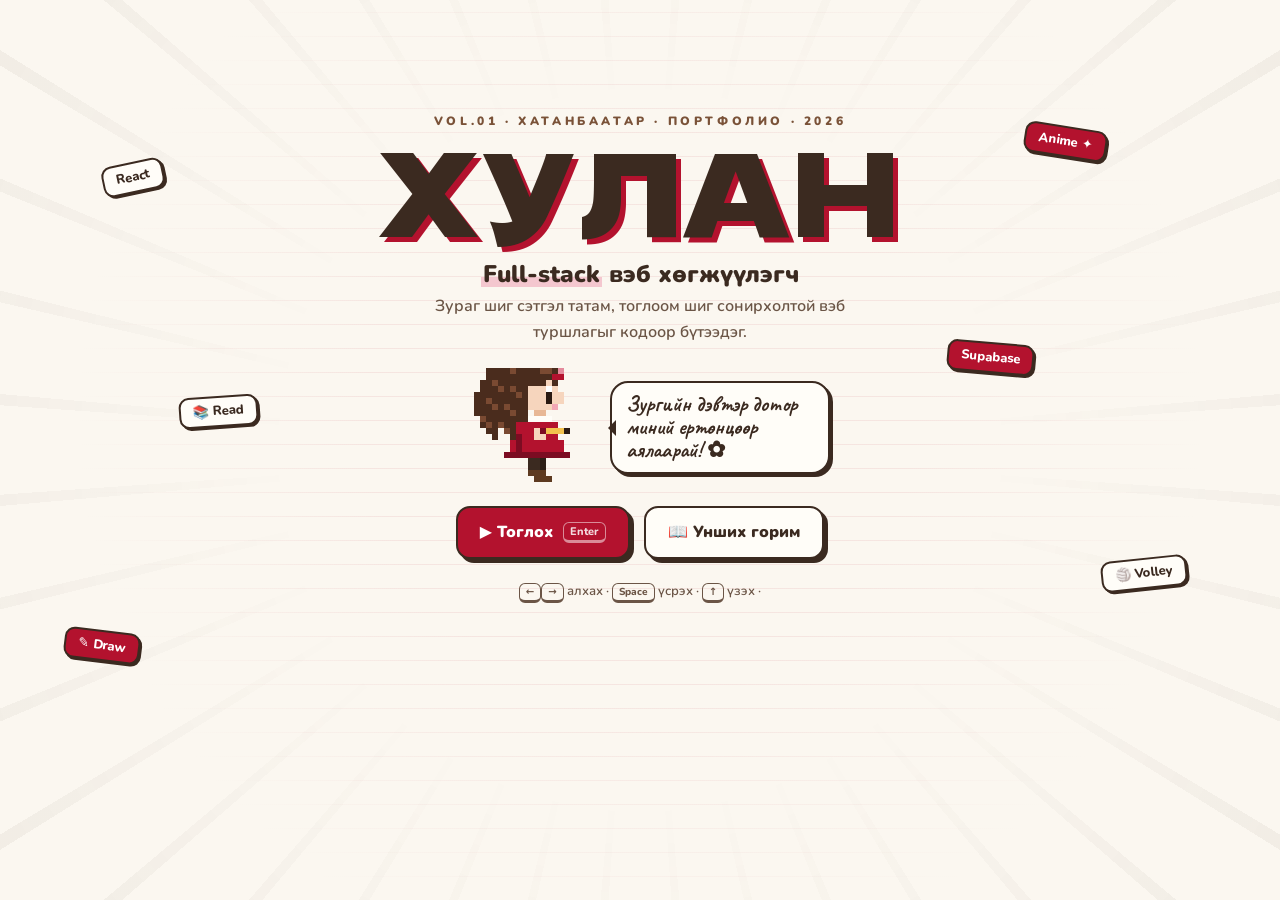
<file: index.html>
<!doctype html>
<html lang="mn" data-theme="day">
<head>
  <meta charset="UTF-8" />
  <meta name="viewport" content="width=device-width, initial-scale=1, viewport-fit=cover" />
  <title>Хатанбаатар Хулан — Sketchbook Quest · Full-stack вэб хөгжүүлэгч</title>
  <meta name="description" content="Хатанбаатар Хулангийн портфолио — зургийн дэвтэр дотор аялах тоглоом. Ур чадвар, хобби, 5 бүтээл, холбоо барих." />
  <meta name="theme-color" content="#fbf7f0" />
  <meta property="og:title" content="Хулан — Sketchbook Quest" />
  <meta property="og:description" content="Тоглоом хэлбэрийн хувийн портфолио: зураг, анимэ, ном, спорт ба код." />
  <link rel="icon" href="assets/favicon.svg" type="image/svg+xml" />
  <link rel="preconnect" href="https://fonts.googleapis.com" />
  <link rel="preconnect" href="https://fonts.gstatic.com" crossorigin />
  <link href="https://fonts.googleapis.com/css2?family=Caveat:wght@600;700&family=Dela+Gothic+One&family=Nunito:wght@500;600;700;800;900&display=swap" rel="stylesheet" />
  <link rel="stylesheet" href="css/style.css" />
</head>
<body data-mode="start">
  <a class="skip" href="#reading" data-go="reading">Агуулга руу шууд очих (унших горим)</a>

  <!-- ================= ТОГЛООМ ================= -->
  <section id="game" class="game" aria-label="Sketchbook Quest тоглоом">
    <canvas id="screen"></canvas>

    <header class="hud">
      <div class="hud-chapter" id="chapter" aria-live="polite"><small>БҮЛЭГ</small><b id="chapNo">01</b><span id="chapName">Миний тухай</span></div>
      <div class="hud-map" id="map" role="group" aria-label="Бүлэг рүү шилжих">
        <span class="hud-track"><i id="progress"></i></span>
      </div>
      <div class="hud-right">
        <div class="hud-stickers" id="stickers" title="Цуглуулсан ур чадварын стикер"><span class="st-ico">✦</span><b id="coinCount">0</b><small>/9</small></div>
        <button class="ibtn" id="soundBtn" aria-pressed="false" title="Дуу (M)"><svg viewBox="0 0 24 24"><path class="fill" d="M4 9h4l5-4v14l-5-4H4z"/><path class="wave" d="M16 8.5a5 5 0 0 1 0 7M18.5 6a8.5 8.5 0 0 1 0 12"/><path class="mute" d="M16 9l5 6M21 9l-5 6"/></svg><span class="sr">Дуу</span></button>
        <button class="ibtn" data-theme-toggle title="Өдөр / Шөнө"><svg viewBox="0 0 24 24"><path class="moon" d="M20 14.5A8 8 0 1 1 9.5 4a6.5 6.5 0 0 0 10.5 10.5z"/><g class="sun"><circle cx="12" cy="12" r="4.5"/><path d="M12 2v2M12 20v2M2 12h2M20 12h2M4.9 4.9l1.4 1.4M17.7 17.7l1.4 1.4M4.9 19.1l1.4-1.4M17.7 6.3l1.4-1.4"/></g></svg><span class="sr">Горим</span></button>
        <button class="ibtn wide" data-go="reading" title="Унших горим">📖 <span>Унших</span></button>
      </div>
    </header>

    <!-- Яриан бөмбөлөг (самбар) -->
    <div class="bubble" id="bubble" role="status" aria-live="polite">
      <b id="bubbleTitle"></b>
      <p id="bubbleText"></p>
    </div>

    <!-- Объектын дээрх «Үзэх» товч -->
    <button class="prompt" id="prompt"><kbd>↑</kbd> <span id="promptLabel">Үзэх</span></button>

    <!-- Мэдрэгч дэлгэцийн товчлуур -->
    <div class="pad" id="pad" aria-hidden="true">
      <div class="pad-dir">
        <button data-key="left">◀</button>
        <button data-key="right">▶</button>
      </div>
      <div class="pad-act">
        <button data-key="up" class="b">Үзэх</button>
        <button data-key="jump" class="a">Үсрэх</button>
      </div>
    </div>

  </section>

  <!-- ================= МАНГА НҮҮР (эхлэл) ================= -->
  <section id="start" class="start" aria-labelledby="startTitle">
    <div class="speedlines" aria-hidden="true"></div>
    <div class="cover">
      <p class="cover-vol">VOL.01 · ХАТАНБААТАР · ПОРТФОЛИО · 2026</p>
      <h1 id="startTitle" class="cover-title" data-split>ХУЛАН</h1>
      <p class="cover-role"><span>Full-stack</span> вэб хөгжүүлэгч</p>
      <p class="cover-tag" id="coverTag"></p>
      <div class="cover-hero">
        <canvas id="heroSprite" width="78" height="60" aria-hidden="true"></canvas>
        <div class="cover-bubble">Зургийн дэвтэр дотор миний ертөнцөөр аялаарай! ✿</div>
      </div>
      <div class="cover-cta">
        <button class="btn btn-cherry magnetic" id="playBtn">▶ Тоглох <kbd>Enter</kbd></button>
        <button class="btn btn-paper magnetic" data-go="reading">📖 Унших горим</button>
      </div>
      <p class="cover-keys"><kbd>←</kbd><kbd>→</kbd> алхах · <kbd>Space</kbd> үсрэх · <kbd>↑</kbd> үзэх · <span class="touch-only">утсан дээр товчлуур гарна</span></p>
    </div>
    <div class="cover-stickers" aria-hidden="true">
      <span style="--x:8%;--y:18%;--r:-12deg;--d:0s">React</span>
      <span style="--x:80%;--y:14%;--r:9deg;--d:.4s">Anime ✦</span>
      <span style="--x:86%;--y:62%;--r:-6deg;--d:.8s">🏐 Volley</span>
      <span style="--x:5%;--y:70%;--r:7deg;--d:1.2s">✎ Draw</span>
      <span style="--x:14%;--y:44%;--r:-4deg;--d:1.6s">📚 Read</span>
      <span style="--x:74%;--y:38%;--r:5deg;--d:2s">Supabase</span>
    </div>
  </section>

  <!-- ================= УНШИХ ГОРИМ ================= -->
  <main id="reading" class="reading" tabindex="-1" aria-label="Портфолио — унших горим">
    <div class="scroll-progress" id="scrollProgress"></div>
    <nav class="rnav">
      <a href="#r-hero" class="rnav-brand"><img src="assets/favicon.svg" alt="" width="30" height="30" /> Хулан</a>
      <div class="rnav-links">
        <a href="#r-about">Миний тухай</a><a href="#r-skills">Ур чадвар</a><a href="#r-hobby">Хобби</a><a href="#r-works">Бүтээлүүд</a><a href="#r-contact">Холбоо барих</a>
      </div>
      <div class="rnav-tools">
        <button class="ibtn" data-theme-toggle title="Өдөр / Шөнө"><svg viewBox="0 0 24 24"><path class="moon" d="M20 14.5A8 8 0 1 1 9.5 4a6.5 6.5 0 0 0 10.5 10.5z"/><g class="sun"><circle cx="12" cy="12" r="4.5"/><path d="M12 2v2M12 20v2M2 12h2M20 12h2M4.9 4.9l1.4 1.4M17.7 17.7l1.4 1.4M4.9 19.1l1.4-1.4M17.7 6.3l1.4-1.4"/></g></svg><span class="sr">Горим</span></button>
        <button class="btn btn-cherry sm" data-go="game">▶ Тоглох</button>
      </div>
    </nav>

    <section id="r-hero" class="r-hero">
      <div class="petals" aria-hidden="true"></div>
      <div class="r-hero-text">
        <p class="hand reveal" style="--i:0">Сайн уу, би бол Хатанбаатарын…</p>
        <h1 class="r-name" data-split>ХУЛАН</h1>
        <p class="r-role reveal" style="--i:3"><span class="hl">Full-stack</span> вэб хөгжүүлэгч</p>
        <p class="r-tag reveal" style="--i:4" id="rTag"></p>
        <div class="r-cta reveal" style="--i:5">
          <a class="btn btn-cherry magnetic" href="#r-works">Бүтээлүүд үзэх ↓</a>
          <button class="btn btn-paper magnetic" data-go="game">▶ Тоглоом хувилбар</button>
        </div>
      </div>
      <div class="r-hero-art reveal-scale" aria-hidden="true">
        <div class="panel-art">
          <canvas id="readSprite" width="78" height="60"></canvas>
          <span class="bubble-mini">Кодоор зурдаг ✎</span>
        </div>
      </div>
      <a class="scroll-hint" href="#r-about" aria-label="Доош гүйлгэх"><span></span></a>
    </section>

    <section id="r-about" class="r-sec">
      <header class="r-head"><span class="r-num">01</span><h2>Миний тухай</h2><svg class="ink-line" viewBox="0 0 300 14" preserveAspectRatio="none"><path d="M2 9 C 60 2, 120 14, 180 6 S 270 4, 298 8"/></svg></header>
      <div class="about-grid">
        <div class="about-text" id="aboutText"></div>
        <aside class="about-side">
          <dl class="facts" id="facts"></dl>
          <div class="colors reveal" style="--i:2">
            <p class="hand">Дуртай өнгөнүүд</p>
            <div class="swatches" id="colorSwatches"></div>
          </div>
          <p class="name-fact reveal" style="--i:3" id="nameFact"></p>
        </aside>
      </div>
    </section>

    <section id="r-skills" class="r-sec">
      <header class="r-head"><span class="r-num">02</span><h2>Мэргэжлийн ур чадвар</h2><svg class="ink-line" viewBox="0 0 300 14" preserveAspectRatio="none"><path d="M2 9 C 60 2, 120 14, 180 6 S 270 4, 298 8"/></svg></header>
      <div class="skill-groups" id="skillGroups"></div>
      <div class="soft reveal"><p class="hand">Зөөлөн ур чадвар</p><ul id="softSkills"></ul></div>
    </section>

    <section id="r-hobby" class="r-sec">
      <header class="r-head"><span class="r-num">03</span><h2>Хобби ба спорт</h2><svg class="ink-line" viewBox="0 0 300 14" preserveAspectRatio="none"><path d="M2 9 C 60 2, 120 14, 180 6 S 270 4, 298 8"/></svg></header>
      <div class="hobby-grid" id="hobbyGrid"></div>
    </section>

    <section id="r-works" class="r-sec">
      <header class="r-head"><span class="r-num">04</span><h2>Бүтээлүүд</h2><svg class="ink-line" viewBox="0 0 300 14" preserveAspectRatio="none"><path d="M2 9 C 60 2, 120 14, 180 6 S 270 4, 298 8"/></svg></header>
      <div class="filters" role="group" aria-label="Бүтээл шүүх" id="filters"></div>
      <div class="works-grid" id="worksGrid"></div>
    </section>

    <section id="r-contact" class="r-sec r-contact">
      <div class="marquee" aria-hidden="true"><div>ХАМТДАА ЮМ БҮТЭЭЕ ✿ LET’S BUILD SOMETHING ✿ ХАМТДАА ЮМ БҮТЭЭЕ ✿ LET’S BUILD SOMETHING ✿&nbsp;</div></div>
      <header class="r-head"><span class="r-num">05</span><h2>Холбоо барих</h2><svg class="ink-line" viewBox="0 0 300 14" preserveAspectRatio="none"><path d="M2 9 C 60 2, 120 14, 180 6 S 270 4, 298 8"/></svg></header>
      <div class="contact-grid">
        <form class="letter reveal" id="contactForm" novalidate>
          <p class="hand">Захидал бичих ✉</p>
          <label>Таны нэр<input name="name" id="cName" required maxlength="40" autocomplete="name" placeholder="Нэрээ бичнэ үү" /></label>
          <label>Сэдэв
            <select id="cPurpose"><option>Дадлагын санал</option><option>Ажлын санал</option><option>Хамтын төсөл</option><option>Зүгээр л мэндчилгээ</option></select>
          </label>
          <label>Мессеж<textarea id="cMsg" rows="4" required maxlength="800" placeholder="Сайн байна уу, Хулан…"></textarea></label>
          <p class="form-err" id="cErr" role="alert"></p>
          <button class="btn btn-cherry magnetic" type="submit"><span class="send-label">Захидал илгээх</span> <span class="plane" aria-hidden="true">✈</span></button>
        </form>
        <ul class="links" id="contactLinks"></ul>
      </div>
    </section>

    <footer class="r-foot">
      <p>© <span class="year"></span> Хатанбаатар Хулан · гараар кодолсон, гараар зурсан ✎</p>
      <p class="hint">Нууц: тоглоомд <kbd>↑</kbd><kbd>↑</kbd><kbd>↓</kbd><kbd>↓</kbd><kbd>←</kbd><kbd>→</kbd><kbd>←</kbd><kbd>→</kbd><kbd>B</kbd><kbd>A</kbd></p>
    </footer>
  </main>

  <!-- ================= Манга самбар (бүтээл / хобби дэлгэрэнгүй) ================= -->
  <dialog class="panel" id="panel" aria-labelledby="panelTitle">
    <div class="panel-lines" aria-hidden="true"></div>
    <button class="panel-close" id="panelClose" aria-label="Хаах">×</button>
    <div class="panel-body" id="panelBody"></div>
  </dialog>

  <!-- ================= Ширээний теннис (тоглогдоно) ================= -->
  <dialog class="panel pp" id="ppDialog" aria-labelledby="ppTitle">
    <button class="panel-close" id="ppClose" aria-label="Хаах">×</button>
    <div class="pp-body">
      <header class="pp-head">
        <h3 id="ppTitle">🏓 Ширээний теннис</h3>
        <b class="pp-score" id="ppScore">0 : 0</b>
      </header>
      <p class="pp-names"><span>Хулан-бот 🤖</span><small id="ppRec"></small></p>
      <canvas id="ppCanvas" class="pp-canvas" width="300" height="460" aria-label="Ширээний теннисийн талбай"></canvas>
      <p class="pp-names"><span>Та ✦</span><small>хулгана · хуруу · ← →</small></p>
      <button class="btn btn-cherry sm" id="ppAgain" hidden>↻ Дахин тоглох</button>
    </div>
  </dialog>

  <!-- ================= Төгсгөл: холбоо барих ================= -->
  <dialog class="panel finish" id="finish" aria-labelledby="finishTitle">
    <div class="panel-lines" aria-hidden="true"></div>
    <button class="panel-close" id="finishClose" aria-label="Хаах">×</button>
    <div class="panel-body">
      <p class="hand">Төгсгөл… эсвэл эхлэл? 🌸</p>
      <h2 id="finishTitle">Аялал дууслаа!</h2>
      <ul class="finish-stats" id="finishStats"></ul>
      <p class="finish-lead">Хамтдаа ажиллах, дадлагын санал байвал холбогдоорой:</p>
      <ul class="links" id="finishLinks"></ul>
      <div class="finish-cta">
        <button class="btn btn-paper" id="againBtn">↻ Дахин тоглох</button>
        <button class="btn btn-cherry" data-go="reading">📖 Унших горим</button>
      </div>
    </div>
  </dialog>

  <div class="toasts" id="toasts" aria-live="polite"></div>
  <div class="wipe" id="wipe" aria-hidden="true"></div>
  <div class="flyover" id="flyover" aria-hidden="true"><span>✦ ХУЛАНД АЖЛЫН САНАЛ ӨГӨӨРӨЙ ✦</span></div>

  <script type="module" src="js/main.js"></script>
</body>
</html>
</file>
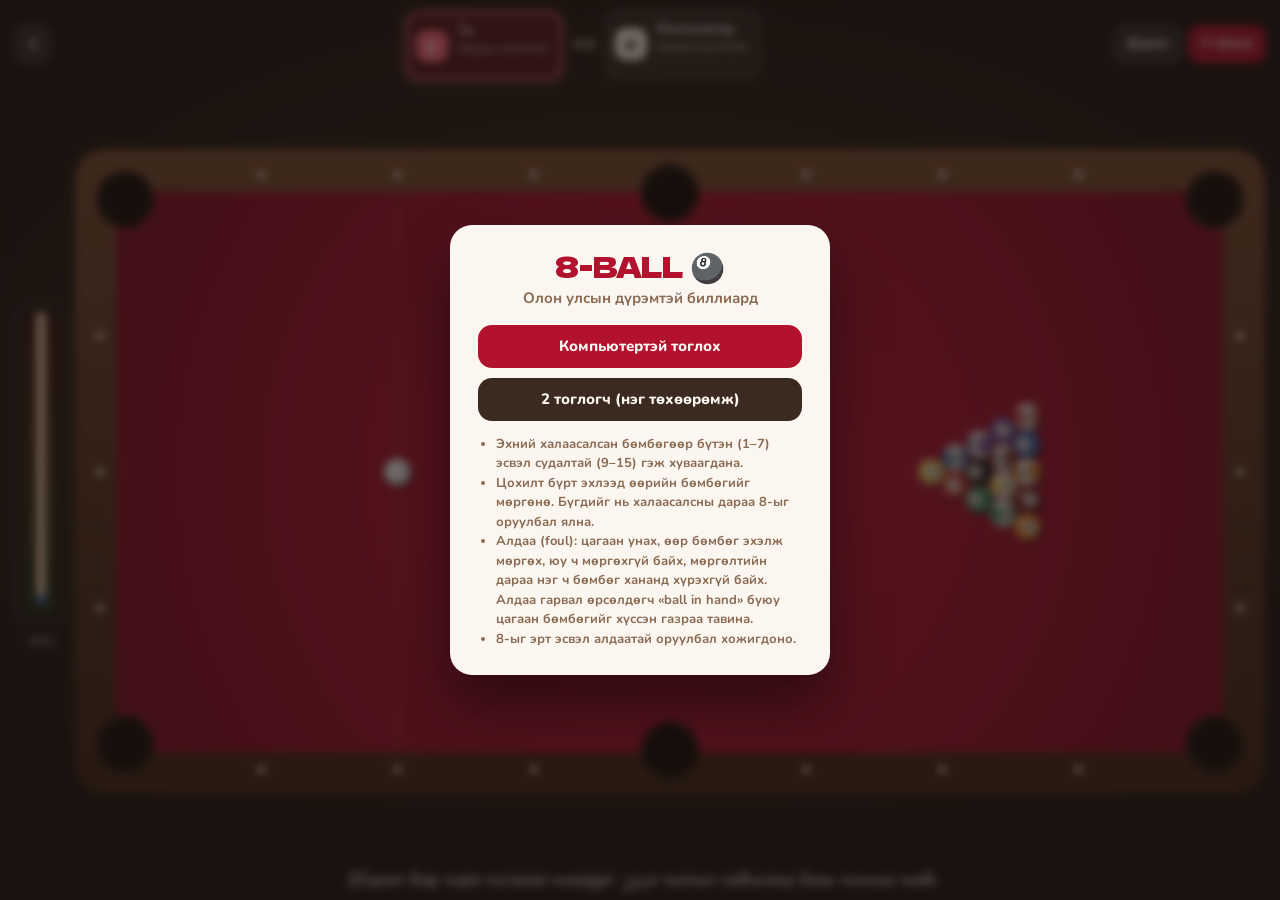
<file: projects/billiards/index.html>
<!doctype html>
<html lang="mn">
<head>
<meta charset="UTF-8" />
<meta name="viewport" content="width=device-width, initial-scale=1, viewport-fit=cover" />
<title>Cherry Billiards · 8-Ball — Хатанбаатар Хулан</title>
<meta name="description" content="Олон улсын 8-ball дүрэмтэй биллиард: компьютер эсвэл 2 тоглогч, чиглэлийн шугам, ball in hand." />
<link rel="icon" href="data:image/svg+xml,<svg xmlns='http://www.w3.org/2000/svg' viewBox='0 0 64 64'><rect width='64' height='64' rx='14' fill='%23b3122e'/><circle cx='32' cy='32' r='18' fill='%23111'/><circle cx='32' cy='32' r='8' fill='%23fff'/><text x='32' y='36' font-size='11' text-anchor='middle' font-family='Arial' font-weight='700'>8</text></svg>" />
<link rel="preconnect" href="https://fonts.googleapis.com" />
<link rel="preconnect" href="https://fonts.gstatic.com" crossorigin />
<link href="https://fonts.googleapis.com/css2?family=Caveat:wght@700&family=Dela+Gothic+One&family=Nunito:wght@600;800;900&display=swap" rel="stylesheet" />
<style>
  :root { --paper: #fbf7f0; --ink: #3b2a20; --brown: #8a6a52; --cherry: #b3122e; --gold: #ffd36e; --f-title: 'Dela Gothic One', 'Nunito', sans-serif; --f-body: 'Nunito', system-ui, sans-serif; }
  * { box-sizing: border-box; }
  html, body { margin: 0; height: 100%; overflow: hidden; background: radial-gradient(1200px 700px at 50% 45%, #3a2a22, #1b1310 70%); color: var(--paper); font: 700 15px/1.4 var(--f-body); user-select: none; -webkit-user-select: none; }
  canvas { position: fixed; inset: 0; width: 100%; height: 100%; touch-action: none; }

  /* ---- Дээд мөр: 2 тоглогч ---- */
  .hud { position: fixed; z-index: 3; left: 0; right: 0; top: 0; display: flex; align-items: center; gap: 10px; padding: max(10px, env(safe-area-inset-top)) 14px 8px; pointer-events: none; }
  .hud > * { pointer-events: auto; }
  .back { width: 38px; height: 38px; flex: none; display: grid; place-items: center; border-radius: 12px; background: rgba(251,247,240,.1); border: 1px solid rgba(251,247,240,.18); transition: transform .2s; }
  .back:hover { transform: translateX(-3px); }
  .players { flex: 1; display: flex; justify-content: center; align-items: center; gap: 10px; }
  .pl {
    display: flex; align-items: center; gap: 10px; min-width: 0; padding: 7px 12px 7px 8px; border-radius: 14px;
    background: rgba(251,247,240,.07); border: 2px solid rgba(251,247,240,.14); transition: background .3s, border-color .3s, transform .3s;
  }
  .pl.turn { background: rgba(179,18,46,.35); border-color: #ff6b81; transform: translateY(2px); box-shadow: 0 0 0 4px rgba(255,107,129,.15); }
  .pl .av { width: 32px; height: 32px; flex: none; border-radius: 10px; display: grid; place-items: center; background: var(--paper); color: var(--ink); font: 400 14px/1 var(--f-title); }
  .pl.turn .av { background: #ff6b81; color: #fff; animation: pulse 1.2s ease-in-out infinite; }
  @keyframes pulse { 50% { transform: scale(1.1); } }
  .pl b { display: block; font-size: 14px; white-space: nowrap; }
  .pl small { display: block; font-size: 11px; opacity: .7; white-space: nowrap; }
  .mini { display: flex; gap: 2px; margin-top: 3px; min-height: 12px; }
  .mini i { width: 11px; height: 11px; border-radius: 50%; border: 1px solid rgba(0,0,0,.35); }
  .vs { font: 400 13px/1 var(--f-title); opacity: .6; }
  .tools { display: flex; gap: 6px; }
  .tbtn { height: 38px; padding: 0 12px; border-radius: 12px; border: 1px solid rgba(251,247,240,.2); background: rgba(251,247,240,.1); color: var(--paper); font: 800 13px/1 var(--f-body); cursor: pointer; transition: transform .15s, background .2s; white-space: nowrap; }
  .tbtn:hover { background: rgba(251,247,240,.2); } .tbtn:active { transform: scale(.94); }
  .tbtn.red { background: var(--cherry); border-color: var(--cherry); }

  /* ---- Хүчний мөр (8 Ball Pool шиг доош татаж тавина) ---- */
  .power {
    position: fixed; z-index: 3; left: max(14px, env(safe-area-inset-left)); top: 50%; transform: translateY(-46%);
    width: 54px; height: min(46vh, 320px); border-radius: 18px; padding: 8px;
    background: rgba(27,19,16,.75); border: 2px solid rgba(251,247,240,.2); touch-action: none; cursor: grab;
    transition: opacity .3s;
  }
  .power.off { opacity: .35; pointer-events: none; }
  .power .track { position: relative; width: 100%; height: 100%; border-radius: 12px; overflow: hidden; background: linear-gradient(#ff3b3b, #ffb84d 45%, #5ddc7a); }
  .power .shade { position: absolute; left: 0; right: 0; top: 0; background: rgba(27,19,16,.85); height: 100%; transition: height .05s; }
  .power .cue { position: absolute; left: 50%; width: 10px; margin-left: -5px; top: -8px; height: 100%; border-radius: 6px; background: linear-gradient(90deg, #c79a6b, #f3e6cf 50%, #c79a6b); box-shadow: 0 2px 6px rgba(0,0,0,.5); }
  .power .cue::before { content: ''; position: absolute; left: 0; right: 0; bottom: 0; height: 10px; border-radius: 0 0 6px 6px; background: #3b6ea5; }
  .power .lbl { position: absolute; left: 50%; bottom: -26px; transform: translateX(-50%); font: 800 11px/1 var(--f-body); opacity: .7; white-space: nowrap; }

  .msg {
    position: fixed; z-index: 4; left: 50%; top: 50%; transform: translate(-50%, -50%) scale(.6); opacity: 0;
    font: 400 clamp(22px, 5vw, 44px)/1.1 var(--f-title); color: #fff; text-align: center; text-shadow: 0 4px 0 var(--cherry), 0 10px 30px rgba(0,0,0,.6);
    pointer-events: none; transition: transform .45s cubic-bezier(.2,1.6,.3,1), opacity .3s; max-width: 90vw;
  }
  .msg small { display: block; margin-top: 6px; font: 800 15px/1.3 var(--f-body); text-shadow: 0 2px 8px rgba(0,0,0,.8); }
  .msg.show { transform: translate(-50%, -50%) scale(1); opacity: 1; }
  .msg.foul { color: #ffd6dc; }
  .help { position: fixed; z-index: 3; left: 50%; bottom: max(10px, env(safe-area-inset-bottom)); transform: translateX(-50%); font: 700 21px/1.1 'Caveat', cursive; color: rgba(251,247,240,.8); pointer-events: none; text-align: center; white-space: nowrap; }

  .overlay { position: fixed; z-index: 6; inset: 0; display: grid; place-items: center; background: rgba(27,19,16,.62); backdrop-filter: blur(4px); opacity: 0; pointer-events: none; transition: opacity .4s; }
  .overlay.show { opacity: 1; pointer-events: auto; }
  .card { background: var(--paper); color: var(--ink); border-radius: 22px; padding: 26px 28px; text-align: center; max-width: 380px; width: calc(100vw - 32px); transform: translateY(30px) rotate(-2deg); transition: transform .6s cubic-bezier(.2,1.4,.3,1); box-shadow: 0 30px 60px rgba(0,0,0,.45); }
  .overlay.show .card { transform: none; }
  .card h2 { margin: 0 0 6px; font: 400 28px/1.1 var(--f-title); color: var(--cherry); }
  .card p { margin: 0 0 16px; color: var(--brown); }
  .card .opts { display: grid; gap: 10px; }
  .card button { border: 0; border-radius: 14px; background: var(--ink); color: var(--paper); font: 800 15px/1 var(--f-body); padding: 14px 18px; cursor: pointer; transition: transform .15s; }
  .card button.alt { background: var(--cherry); }
  .card button:hover { transform: translateY(-2px); }
  .rules { text-align: left; font-size: 13px; color: var(--brown); margin: 14px 0 0; padding-left: 18px; line-height: 1.5; }
  @media (max-width: 640px) {
    .pl { padding: 5px 8px 5px 5px; gap: 6px; } .pl .av { width: 26px; height: 26px; font-size: 12px; }
    .pl small { display: none; } .vs { display: none; } .tools .tbtn.hide-m { display: none; }
    .power { width: 44px; }
  }
</style>
</head>
<body>
  <canvas id="c"></canvas>

  <header class="hud">
    <a class="back" href="../../#reading" aria-label="Портфолио руу буцах"><svg width="18" height="18" viewBox="0 0 24 24" fill="none" stroke="#fbf7f0" stroke-width="2.4" stroke-linecap="round" stroke-linejoin="round"><path d="M15 5l-7 7 7 7"/></svg></a>
    <div class="players">
      <div class="pl" id="p0"><span class="av">1</span><span><b id="n0">Та</b><small id="g0">Ширээ нээлттэй</small><span class="mini" id="m0"></span></span></div>
      <span class="vs">VS</span>
      <div class="pl" id="p1"><span class="av">2</span><span><b id="n1">Компьютер</b><small id="g1">Ширээ нээлттэй</small><span class="mini" id="m1"></span></span></div>
    </div>
    <div class="tools">
      <button class="tbtn hide-m" id="rulesBtn">Дүрэм</button>
      <button class="tbtn red" id="newBtn">↻ Шинэ</button>
    </div>
  </header>

  <div class="power" id="power" aria-label="Цохилтын хүч — доош чирээд тавина">
    <div class="track"><div class="shade" id="shade"></div><div class="cue" id="cueBar"></div></div>
    <span class="lbl">ХҮЧ</span>
  </div>

  <div class="msg" id="msg"></div>
  <div class="help" id="help">Ширээн дээр чирж чиглэлээ тааруул · зүүн талын саваагаар доош татаж тавь</div>

  <div class="overlay show" id="start">
    <div class="card">
      <h2>8-BALL 🎱</h2>
      <p>Олон улсын дүрэмтэй биллиард</p>
      <div class="opts">
        <button id="vsCpu" class="alt">Компьютертэй тоглох</button>
        <button id="vs2p">2 тоглогч (нэг төхөөрөмж)</button>
      </div>
      <ul class="rules">
        <li>Эхний халаасалсан бөмбөгөөр <b>бүтэн (1–7)</b> эсвэл <b>судалтай (9–15)</b> гэж хуваагдана.</li>
        <li>Цохилт бүрт <b>эхлээд өөрийн</b> бөмбөгийг мөргөнө. Бүгдийг нь халаасалсны дараа <b>8</b>-ыг оруулбал ялна.</li>
        <li><b>Алдаа (foul):</b> цагаан унах, өөр бөмбөг эхэлж мөргөх, юу ч мөргөхгүй байх, мөргөлтийн дараа нэг ч бөмбөг хананд хүрэхгүй байх. Алдаа гарвал өрсөлдөгч <b>«ball in hand»</b> буюу цагаан бөмбөгийг хүссэн газраа тавина.</li>
        <li>8-ыг эрт эсвэл алдаатай оруулбал <b>хожигдоно</b>.</li>
      </ul>
    </div>
  </div>

  <div class="overlay" id="win">
    <div class="card">
      <h2 id="winTitle">Та яллаа! 🏆</h2>
      <p id="winNote"></p>
      <div class="opts"><button class="alt" id="again">Дахин тоглох ↻</button><button id="menu">Горим солих</button></div>
    </div>
  </div>

<script>
/* =====================================================================
   Cherry Billiards — олон улсын 8-ball дүрэмтэй 2D биллиард.
   Физик: уян мөргөлдөөн (тэнцүү масс), үрэлт, хана, халаас.
   Дүрэм: бүлэг (бүтэн/судалтай), алдаа (foul), ball in hand, 8-аар ялах.
   Ширээний «дотоод» координат 1000 × 500; гар утсан дээр 90° эргэнэ.
   ===================================================================== */
const cv = document.getElementById('c');
const ctx = cv.getContext('2d');
const $ = (id) => document.getElementById(id);
const TW = 1000, TH = 500, R = 12.5, RAIL = 46, POCKET = 25;
const FRICTION = 0.9915, STOP = 0.035, SUB = 4, MAXV = 27;
const pockets = [[0, 0], [TW / 2, -6], [TW, 0], [0, TH], [TW / 2, TH + 6], [TW, TH]];
const COLORS = ['#fff', '#f2c14e', '#2f5fb3', '#d6332f', '#6a3fa0', '#f08a24', '#2e8b57', '#7a1f1f', '#151515'];
const groupOf = (n) => (n === 0 ? 'cue' : n === 8 ? 'eight' : n < 8 ? 'solid' : 'stripe');
const GROUP_MN = { solid: 'Бүтэн (1–7)', stripe: 'Судалтай (9–15)' };

let balls = [], players, turn = 0, mode = 'cpu', phase = 'menu';
let aimAngle = 0, power = 0, ballInHand = false, isBreak = true;
let shot = null;        // одоогийн цохилтын бүртгэл (дүрэм шалгахад)
let dragging = null;    // 'aim' | 'ball' | 'power'
let view = { s: 1, rot: false, ox: 0, oy: 0 };

/* ---------- Өрөх ---------- */
function rack() {
  balls = [{ n: 0, x: 250, y: TH / 2, vx: 0, vy: 0, in: false }];
  // 8 нь голд, гурвалжны хоёр арын булан нэг бүтэн + нэг судалтай (дүрмээр)
  const order = [1, 10, 3, 12, 8, 6, 4, 15, 9, 14, 11, 2, 13, 7, 5];
  let i = 0;
  for (let row = 0; row < 5; row++)
    for (let k = 0; k <= row; k++)
      balls.push({ n: order[i++], x: 740 + row * R * 1.75, y: TH / 2 + (k - row / 2) * R * 2.02, vx: 0, vy: 0, in: false, spin: Math.random() * 6 });
  players = [
    { name: mode === 'cpu' ? 'Та' : 'Тоглогч 1', group: null, cpu: false },
    { name: mode === 'cpu' ? 'Компьютер' : 'Тоглогч 2', group: null, cpu: mode === 'cpu' },
  ];
  turn = 0; isBreak = true; ballInHand = false; aimAngle = 0; power = 0;
  phase = 'aim';
  hud();
  flash('Эхний цохилт (break)', `${players[0].name} эхэлнэ`);
}

/* ---------- Дэлгэц ---------- */
function resize() {
  const dpr = Math.min(devicePixelRatio || 1, 2);
  cv.width = innerWidth * dpr; cv.height = innerHeight * dpr;
  const availW = innerWidth - 90, availH = innerHeight - 140;
  view.rot = availH > availW * 1.15;
  const fullW = TW + RAIL * 2, fullH = TH + RAIL * 2;
  const [w, h] = view.rot ? [fullH, fullW] : [fullW, fullH];
  view.s = Math.min(availW / w, availH / h) * dpr;
  view.ox = (innerWidth / 2 + 30) * dpr; view.oy = (innerHeight / 2 + 22) * dpr;
}
function applyView() {
  ctx.setTransform(1, 0, 0, 1, 0, 0);
  ctx.translate(view.ox, view.oy);
  if (view.rot) ctx.rotate(Math.PI / 2);
  ctx.scale(view.s, view.s);
  ctx.translate(-TW / 2, -TH / 2);
}
function toTable(cx, cy) {
  applyView();
  const m = ctx.getTransform().invertSelf(), dpr = cv.width / innerWidth;
  const p = m.transformPoint(new DOMPoint(cx * dpr, cy * dpr));
  return { x: p.x, y: p.y };
}

/* ---------- Физик ---------- */
function physics() {
  for (let s = 0; s < SUB; s++) {
    for (const b of balls) {
      if (b.in) continue;
      b.x += b.vx / SUB; b.y += b.vy / SUB;
      b.spin = (b.spin || 0) + Math.hypot(b.vx, b.vy) / SUB / R;
      for (const [px, py] of pockets) if (Math.hypot(b.x - px, b.y - py) < POCKET) { pot(b); break; }
      if (b.in) continue;
      const nearCorner = (y) => y < POCKET * 1.3 || y > TH - POCKET * 1.3;
      const nearSide = (x) => x < POCKET * 1.3 || x > TW - POCKET * 1.3 || Math.abs(x - TW / 2) < POCKET * 1.1;
      let hit = false;
      if (b.x < R && !nearCorner(b.y)) { b.x = R; b.vx = -b.vx * 0.8; hit = true; }
      if (b.x > TW - R && !nearCorner(b.y)) { b.x = TW - R; b.vx = -b.vx * 0.8; hit = true; }
      if (b.y < R && !nearSide(b.x)) { b.y = R; b.vy = -b.vy * 0.8; hit = true; }
      if (b.y > TH - R && !nearSide(b.x)) { b.y = TH - R; b.vy = -b.vy * 0.8; hit = true; }
      if (hit) { thud(Math.hypot(b.vx, b.vy)); if (shot && shot.firstHit !== null) shot.rail = true; }
    }
    for (let i = 0; i < balls.length; i++) {
      const a = balls[i]; if (a.in) continue;
      for (let j = i + 1; j < balls.length; j++) {
        const b = balls[j]; if (b.in) continue;
        const dx = b.x - a.x, dy = b.y - a.y, d = Math.hypot(dx, dy);
        if (d > 0 && d < R * 2) {
          const nx = dx / d, ny = dy / d, ov = R * 2 - d;
          a.x -= nx * ov / 2; a.y -= ny * ov / 2; b.x += nx * ov / 2; b.y += ny * ov / 2;
          const rel = (a.vx - b.vx) * nx + (a.vy - b.vy) * ny;
          if (rel > 0) {
            const imp = rel * 0.97;
            a.vx -= imp * nx; a.vy -= imp * ny; b.vx += imp * nx; b.vy += imp * ny;
            clack(rel);
            // дүрэм: цагаан бөмбөг ЭХЛЭЭД аль бөмбөгийг мөргөсөн бэ?
            if (shot && shot.firstHit === null && (a.n === 0 || b.n === 0)) shot.firstHit = a.n === 0 ? b.n : a.n;
          }
        }
      }
    }
  }
  let moving = false;
  for (const b of balls) {
    if (b.in) continue;
    b.vx *= FRICTION; b.vy *= FRICTION;
    if (Math.hypot(b.vx, b.vy) < STOP) b.vx = b.vy = 0; else moving = true;
  }
  if (phase === 'moving' && !moving) evaluate();
}

function pot(b) {
  b.in = true; b.vx = b.vy = 0;
  drop();
  if (shot) shot.potted.push(b.n);
}

/* ---------- Цохилт ---------- */
function shoot(p) {
  if (phase !== 'aim' || p < 0.03) return;
  const cue = balls[0];
  const me = players[turn];
  shot = { firstHit: null, rail: false, potted: [], groupLeft: me.group ? left(me.group) : null };
  cue.vx = Math.cos(aimAngle) * p * MAXV; cue.vy = Math.sin(aimAngle) * p * MAXV;
  hit(p);
  phase = 'moving'; ballInHand = false; power = 0;
  $('help').style.opacity = 0;
  updatePower();
}
const left = (g) => balls.filter((b) => !b.in && groupOf(b.n) === g).length;

/* ---------- Дүрэм шалгах (бүх бөмбөг зогссоны дараа) ---------- */
function evaluate() {
  const me = players[turn], opp = players[1 - turn];
  const pots = shot.potted, cueIn = pots.includes(0), eightIn = pots.includes(8);
  const objPots = pots.filter((n) => n !== 0 && n !== 8);
  let foul = null;
  const target = me.group ? (shot.groupLeft === 0 ? 'eight' : me.group) : null;

  if (cueIn) foul = 'Цагаан бөмбөг халаасанд орлоо';
  else if (shot.firstHit === null) foul = 'Ямар ч бөмбөг мөргөсөнгүй';
  else if (target && groupOf(shot.firstHit) !== target) foul = target === 'eight' ? 'Эхлээд 8-ыг мөргөх ёстой' : 'Эхлээд өөрийн бөмбөгийг мөргөх ёстой';
  else if (!target && shot.firstHit === 8 && !isBreak) foul = 'Нээлттэй ширээнд 8-ыг эхэлж мөргөхгүй';
  else if (pots.length === 0 && !shot.rail) foul = 'Мөргөлтийн дараа хананд хүрээгүй';

  // 8-ын бөмбөг
  if (eightIn) {
    if (isBreak) { respot8(); flash('8 break-д орлоо', '8-ыг буцааж байрлууллаа'); }
    else if (!foul && target === 'eight') return gameOver(turn, `${me.name} 8-ыг оруулж яллаа!`);
    else return gameOver(1 - turn, foul ? `${me.name} алдаатай үед 8-ыг оруулсан` : `${me.name} 8-ыг эрт оруулсан`);
  }

  // бүлэг хуваарилах (break-ийн дараа, алдаагүй үед, эхний халаасалсан бөмбөгөөр)
  if (!me.group && !foul && !isBreak && objPots.length) {
    me.group = groupOf(objPots[0]);
    opp.group = me.group === 'solid' ? 'stripe' : 'solid';
    flash(`${me.name}: ${GROUP_MN[me.group]}`, `${opp.name}: ${GROUP_MN[opp.group]}`);
  }

  const legalPot = objPots.some((n) => (me.group ? groupOf(n) === me.group : true));
  isBreak = false;
  if (cueIn) { const c = balls[0]; Object.assign(c, { in: false, x: 250, y: TH / 2, vx: 0, vy: 0 }); }

  if (foul) {
    turn = 1 - turn;
    ballInHand = true;
    flash('АЛДАА!', `${foul} → ${players[turn].name}: ball in hand`, true);
  } else if (!legalPot) {
    turn = 1 - turn;
    if (!eightIn) flash(`${players[turn].name}-ийн ээлж`);
  } else {
    praise(objPots.length);
  }
  phase = 'aim';
  shot = null;
  // шинэ ээлжинд хамгийн ойрын хууль ёсны бөмбөг рүү чиглүүлнэ
  const t = legalTargets()[0];
  if (t) aimAngle = Math.atan2(t.y - balls[0].y, t.x - balls[0].x);
  hud();
}
function respot8() {
  const e = balls.find((b) => b.n === 8);
  Object.assign(e, { in: false, x: 750, y: TH / 2, vx: 0, vy: 0 });
  while (balls.some((b) => b !== e && !b.in && Math.hypot(b.x - e.x, b.y - e.y) < R * 2)) e.x += R * 2;
}
function praise(n) {
  if (n >= 2) flash(n === 2 ? 'ДАБЛ! ✦' : `${n}x КОМБО! ✦✦`);
  else flash(['Гоё! ✿', 'Яг онож!', 'Nice shot!', 'Үргэлжлүүл!'][Math.random() * 4 | 0]);
}
function gameOver(winner, why) {
  phase = 'over';
  const w = players[winner];
  $('winTitle').textContent = w.cpu ? 'Компьютер яллаа 🤖' : `${w.name} яллаа! 🏆`;
  $('winNote').textContent = why;
  setTimeout(() => $('win').classList.add('show'), 700);
  fanfare();
  hud();
}

// одоогийн тоглогчийн мөргөх ёстой бөмбөгнүүд (ойроос нь эрэмбэлсэн)
function legalTargets() {
  const me = players[turn], cue = balls[0];
  const target = me.group ? (left(me.group) === 0 ? 'eight' : me.group) : null;
  return balls.filter((b) => !b.in && b.n !== 0 && (target ? groupOf(b.n) === target : b.n !== 8))
    .sort((a, b) => Math.hypot(a.x - cue.x, a.y - cue.y) - Math.hypot(b.x - cue.x, b.y - cue.y));
}

/* ---------- Компьютер тоглогч ---------- */
function cpuThink() {
  if (phase !== 'aim' || !players[turn].cpu) return;
  phase = 'cpu';
  if (ballInHand) placeCueForCpu();
  const best = bestShot();
  const goal = best ? best.angle + (Math.random() - 0.5) * 0.03 : aimAngle;
  const p = best ? best.power : 0.55;
  // чиглэлээ аажмаар эргүүлж, хүчээ «татаж» байгаа мэт харуулна
  const from = aimAngle, diff = Math.atan2(Math.sin(goal - from), Math.cos(goal - from));
  const t0 = performance.now();
  (function turnAim(now) {
    const k = Math.min(1, (now - t0) / 700);
    aimAngle = from + diff * (1 - (1 - k) ** 3);
    if (k < 1) return requestAnimationFrame(turnAim);
    const t1 = performance.now();
    (function charge(n) {
      const q = Math.min(1, (n - t1) / 500);
      power = p * q; updatePower();
      if (q < 1) return requestAnimationFrame(charge);
      phase = 'aim'; shoot(p);
    })(t1);
  })(t0);
}
function pathClear(x1, y1, x2, y2, ignore) {
  const dx = x2 - x1, dy = y2 - y1, L = Math.hypot(dx, dy);
  for (const b of balls) {
    if (b.in || ignore.includes(b)) continue;
    const t = ((b.x - x1) * dx + (b.y - y1) * dy) / (L * L);
    if (t < 0 || t > 1) continue;
    if (Math.hypot(x1 + dx * t - b.x, y1 + dy * t - b.y) < R * 2) return false;
  }
  return true;
}
function bestShot() {
  const cue = balls[0];
  let best = null;
  for (const t of legalTargets()) {
    for (const [px, py] of pockets) {
      const dx = px - t.x, dy = py - t.y, L = Math.hypot(dx, dy);
      const gx = t.x - (dx / L) * R * 2, gy = t.y - (dy / L) * R * 2;   // «сүнс бөмбөг» байрлал
      const ax = gx - cue.x, ay = gy - cue.y, aL = Math.hypot(ax, ay);
      const cut = Math.acos(Math.max(-1, Math.min(1, (ax * dx + ay * dy) / (aL * L))));
      if (cut > 1.25) continue;
      if (!pathClear(cue.x, cue.y, gx, gy, [cue, t]) || !pathClear(t.x, t.y, px, py, [t])) continue;
      const score = Math.cos(cut) ** 2 / (aL + L * 1.4);
      if (!best || score > best.score) best = { score, angle: Math.atan2(ay, ax), power: Math.min(0.95, 0.3 + (aL + L) / 1700 + cut * 0.15) };
    }
  }
  if (!best) { const t = legalTargets()[0]; if (t) best = { score: 0, angle: Math.atan2(t.y - cue.y, t.x - cue.x), power: 0.6 }; }
  return best;
}
function placeCueForCpu() {
  const cue = balls[0];
  let bestPos = { x: cue.x, y: cue.y }, bestScore = -1;
  for (let i = 0; i < 40; i++) {
    const x = R + Math.random() * (TW - 2 * R), y = R + Math.random() * (TH - 2 * R);
    if (!validSpot(x, y)) continue;
    Object.assign(cue, { x, y });
    const s = bestShot();
    if (s && s.score > bestScore) { bestScore = s.score; bestPos = { x, y }; }
  }
  Object.assign(cue, bestPos);
  ballInHand = false;
}
const validSpot = (x, y) => x > R && x < TW - R && y > R && y < TH - R && !balls.some((b) => b.n !== 0 && !b.in && Math.hypot(b.x - x, b.y - y) < R * 2.05);

/* ---------- Оролт: ширээ (чиглэл, ball in hand), хүчний мөр ---------- */
const human = () => phase === 'aim' && !players[turn].cpu;
cv.addEventListener('pointerdown', (e) => {
  ensureAudio();
  if (!human()) return;
  cv.setPointerCapture(e.pointerId);
  const p = toTable(e.clientX, e.clientY), cue = balls[0];
  dragging = ballInHand && Math.hypot(p.x - cue.x, p.y - cue.y) < R * 3 ? 'ball' : 'aim';
  move(p);
});
cv.addEventListener('pointermove', (e) => { if (dragging === 'aim' || dragging === 'ball') move(toTable(e.clientX, e.clientY)); });
cv.addEventListener('pointerup', () => { if (dragging !== 'power') dragging = null; });
function move(p) {
  const cue = balls[0];
  if (dragging === 'ball') { if (validSpot(p.x, p.y)) { cue.x = p.x; cue.y = p.y; } return; }
  if (Math.hypot(p.x - cue.x, p.y - cue.y) > 4) aimAngle = Math.atan2(p.y - cue.y, p.x - cue.x); // хуруу зүг рүү чиглэнэ
}
const pw = $('power');
let pwTop = 0, pwH = 1;
pw.addEventListener('pointerdown', (e) => {
  if (!human()) return;
  ensureAudio();
  pw.setPointerCapture(e.pointerId);
  const r = pw.getBoundingClientRect(); pwTop = r.top + 8; pwH = r.height - 16;
  dragging = 'power'; power = 0; updatePower();
});
pw.addEventListener('pointermove', (e) => { if (dragging === 'power') { power = Math.max(0, Math.min(1, (e.clientY - pwTop) / pwH)); updatePower(); } });
pw.addEventListener('pointerup', () => { if (dragging === 'power') { dragging = null; const p = power; shoot(p); if (p < 0.03) { power = 0; updatePower(); } } });
function updatePower() {
  $('shade').style.height = (1 - power) * 100 + '%';
  $('cueBar').style.transform = `translateY(${power * 100}%)`;
  pw.classList.toggle('off', !(human() || dragging === 'power' || phase === 'cpu'));
}
// гар: ← → нарийн эргүүлэх, Space дарж хүч цуглуулаад тавих
let spaceT = 0;
addEventListener('keydown', (e) => {
  if (!human()) return;
  if (e.key === 'ArrowLeft' || e.key === 'ArrowUp') { aimAngle -= e.shiftKey ? 0.02 : 0.004; e.preventDefault(); }
  if (e.key === 'ArrowRight' || e.key === 'ArrowDown') { aimAngle += e.shiftKey ? 0.02 : 0.004; e.preventDefault(); }
  if (e.key === ' ' && !e.repeat) { spaceT = performance.now(); e.preventDefault(); }
});
addEventListener('keyup', (e) => { if (e.key === ' ' && spaceT && human()) { const p = Math.min(1, (performance.now() - spaceT) / 1200); spaceT = 0; shoot(p); } });

/* ---------- Зурах ---------- */
function draw() {
  if (spaceT) { power = Math.min(1, (performance.now() - spaceT) / 1200); updatePower(); }
  ctx.setTransform(1, 0, 0, 1, 0, 0);
  ctx.clearRect(0, 0, cv.width, cv.height);
  applyView();

  const wood = ctx.createLinearGradient(0, -RAIL, 0, TH + RAIL);
  wood.addColorStop(0, '#7a4e33'); wood.addColorStop(.5, '#5b3824'); wood.addColorStop(1, '#3e2617');
  ctx.fillStyle = wood; round(-RAIL, -RAIL, TW + RAIL * 2, TH + RAIL * 2, 28); ctx.fill();
  const felt = ctx.createRadialGradient(TW / 2, TH / 2, 40, TW / 2, TH / 2, TW * 0.62);
  felt.addColorStop(0, '#c8173a'); felt.addColorStop(1, '#7c0c22');
  ctx.fillStyle = felt; ctx.fillRect(-8, -8, TW + 16, TH + 16);
  ctx.strokeStyle = 'rgba(255,255,255,.14)'; ctx.lineWidth = 1.5;
  ctx.beginPath(); ctx.moveTo(250, 0); ctx.lineTo(250, TH); ctx.stroke();
  ctx.fillStyle = '#f3e6cf';
  for (let i = 1; i < 8; i++) if (i !== 4) { dot(i * TW / 8, -RAIL / 2); dot(i * TW / 8, TH + RAIL / 2); }
  for (let i = 1; i < 4; i++) { dot(-RAIL / 2, i * TH / 4); dot(TW + RAIL / 2, i * TH / 4); }
  for (const [px, py] of pockets) { ctx.fillStyle = '#120b08'; ctx.beginPath(); ctx.arc(px, py, POCKET, 0, 7); ctx.fill(); ctx.strokeStyle = '#2a1a12'; ctx.lineWidth = 4; ctx.stroke(); }

  const cue = balls[0];
  const showAim = (phase === 'aim' || phase === 'cpu') && !cue.in;
  if (showAim) drawGuide(cue);
  for (const b of balls) if (!b.in) drawBall(b);
  if (ballInHand && phase === 'aim') {   // ball in hand тэмдэг
    ctx.strokeStyle = 'rgba(255,211,110,.9)'; ctx.lineWidth = 2; ctx.setLineDash([4, 5]);
    ctx.beginPath(); ctx.arc(cue.x, cue.y, R + 8 + Math.sin(performance.now() / 200) * 2, 0, 7); ctx.stroke(); ctx.setLineDash([]);
  }
  if (showAim) drawCue(cue);
}

// 8 Ball Pool маягийн чиглэлийн шугам: цагаан → сүнс бөмбөг, бай бөмбөгийн чиглэл, цагааны хазайлт
function drawGuide(cue) {
  const dx = Math.cos(aimAngle), dy = Math.sin(aimAngle);
  const h = castRay(cue.x, cue.y, dx, dy);
  const legal = h.ball ? legalTargets().includes(h.ball) : true;
  ctx.strokeStyle = 'rgba(255,255,255,.85)'; ctx.lineWidth = 2;
  ctx.beginPath(); ctx.moveTo(cue.x + dx * R, cue.y + dy * R); ctx.lineTo(h.x, h.y); ctx.stroke();
  ctx.beginPath(); ctx.arc(h.x, h.y, R, 0, 7);
  ctx.strokeStyle = legal ? 'rgba(255,255,255,.9)' : '#ff5a5a'; ctx.lineWidth = 2; ctx.stroke();
  if (!legal) { // буруу бөмбөг — загалмай
    ctx.beginPath(); ctx.moveTo(h.x - 6, h.y - 6); ctx.lineTo(h.x + 6, h.y + 6); ctx.moveTo(h.x + 6, h.y - 6); ctx.lineTo(h.x - 6, h.y + 6); ctx.stroke();
  }
  if (h.ball) {
    const b = h.ball, nx = (b.x - h.x) / (2 * R), ny = (b.y - h.y) / (2 * R);
    const cut = Math.max(0, nx * dx + ny * dy);       // мөргөлтийн «бүтэн» байдал
    ctx.strokeStyle = legal ? 'rgba(255,255,255,.9)' : 'rgba(255,90,90,.8)'; ctx.lineWidth = 2.5;
    ctx.beginPath(); ctx.moveTo(b.x + nx * R, b.y + ny * R); ctx.lineTo(b.x + nx * (R + 30 + 120 * cut), b.y + ny * (R + 30 + 120 * cut)); ctx.stroke();
    // цагаан бөмбөг шүргэлтийн дараа хаашаа хазайх вэ (тангенс)
    let tx = dx - nx * cut, ty = dy - ny * cut; const tl = Math.hypot(tx, ty);
    if (tl > 0.05) { tx /= tl; ty /= tl; ctx.strokeStyle = 'rgba(255,255,255,.4)'; ctx.lineWidth = 1.5; ctx.beginPath(); ctx.moveTo(h.x, h.y); ctx.lineTo(h.x + tx * 60 * (1 - cut), h.y + ty * 60 * (1 - cut)); ctx.stroke(); }
  }
}
function drawCue(cue) {
  const back = 18 + power * 110;
  ctx.save();
  ctx.translate(cue.x, cue.y); ctx.rotate(aimAngle);
  const g = ctx.createLinearGradient(-back - 440, 0, -back, 0);
  g.addColorStop(0, '#2a1a12'); g.addColorStop(.55, '#c79a6b'); g.addColorStop(.96, '#f3e6cf'); g.addColorStop(1, '#3b6ea5');
  ctx.fillStyle = g; ctx.shadowColor = 'rgba(0,0,0,.45)'; ctx.shadowBlur = 12; ctx.shadowOffsetY = 7;
  ctx.beginPath(); ctx.moveTo(-back, -3); ctx.lineTo(-back - 440, -7.5); ctx.lineTo(-back - 440, 7.5); ctx.lineTo(-back, 3); ctx.closePath(); ctx.fill();
  ctx.restore();
}
function drawBall(b) {
  ctx.save(); ctx.translate(b.x, b.y);
  ctx.fillStyle = 'rgba(0,0,0,.35)'; ctx.beginPath(); ctx.ellipse(3, 4, R, R * .9, 0, 0, 7); ctx.fill();
  ctx.beginPath(); ctx.arc(0, 0, R, 0, 7); ctx.clip();
  const n = b.n, col = COLORS[n > 8 ? n - 8 : n];
  ctx.fillStyle = n > 8 ? '#fbf7f0' : col; ctx.fillRect(-R, -R, R * 2, R * 2);
  if (n > 8) { ctx.fillStyle = col; ctx.fillRect(-R, -R * 0.55, R * 2, R * 1.1); }
  if (n > 0) {
    const off = Math.sin(b.spin || 0) * R * 0.35;
    ctx.fillStyle = '#fbf7f0'; ctx.beginPath(); ctx.arc(off, 0, R * 0.48, 0, 7); ctx.fill();
    ctx.fillStyle = '#1b1310'; ctx.font = `800 ${R * 0.75}px Nunito, Arial`; ctx.textAlign = 'center'; ctx.textBaseline = 'middle'; ctx.fillText(n, off, 0.5);
  }
  const sh = ctx.createRadialGradient(-R * .4, -R * .45, 1, 0, 0, R * 1.1);
  sh.addColorStop(0, 'rgba(255,255,255,.75)'); sh.addColorStop(.25, 'rgba(255,255,255,0)'); sh.addColorStop(1, 'rgba(0,0,0,.35)');
  ctx.fillStyle = sh; ctx.fillRect(-R, -R, R * 2, R * 2);
  ctx.restore();
}
function castRay(x, y, dx, dy) {
  let best = Infinity, ball = null;
  for (const b of balls) {
    if (b.n === 0 || b.in) continue;
    const fx = b.x - x, fy = b.y - y, t = fx * dx + fy * dy;
    if (t <= 0) continue;
    const perp2 = fx * fx + fy * fy - t * t, rr = 4 * R * R;
    if (perp2 > rr) continue;
    const tt = t - Math.sqrt(rr - perp2);
    if (tt < best) { best = tt; ball = b; }
  }
  const tx = dx > 0 ? (TW - R - x) / dx : dx < 0 ? (R - x) / dx : Infinity;
  const ty = dy > 0 ? (TH - R - y) / dy : dy < 0 ? (R - y) / dy : Infinity;
  const tw = Math.min(tx, ty);
  if (tw < best) { best = tw; ball = null; }
  return { x: x + dx * best, y: y + dy * best, ball };
}
const dot = (x, y) => { ctx.beginPath(); ctx.arc(x, y, 3.2, 0, 7); ctx.fill(); };
function round(x, y, w, h, r) { ctx.beginPath(); ctx.roundRect ? ctx.roundRect(x, y, w, h, r) : ctx.rect(x, y, w, h); }

/* ---------- HUD ---------- */
function hud() {
  players.forEach((p, i) => {
    $('p' + i).classList.toggle('turn', i === turn && phase !== 'over');
    $('n' + i).textContent = p.name;
    $('g' + i).textContent = p.group ? GROUP_MN[p.group] : 'Ширээ нээлттэй';
    const list = p.group ? balls.filter((b) => !b.in && groupOf(b.n) === p.group).map((b) => b.n) : [];
    if (p.group && !list.length) list.push(8);
    $('m' + i).innerHTML = list.map((n) => {
      const c = COLORS[n > 8 ? n - 8 : n];
      return `<i style="background:${n > 8 ? `linear-gradient(#fbf7f0 25%, ${c} 25% 75%, #fbf7f0 75%)` : c}"></i>`;
    }).join('');
  });
  updatePower();
  if (players[turn].cpu && phase === 'aim') setTimeout(cpuThink, 900);
}
let mt;
function flash(t, sub = '', foul = false) {
  const m = $('msg');
  m.innerHTML = `${t}${sub ? `<small>${sub}</small>` : ''}`;
  m.classList.toggle('foul', foul);
  m.classList.add('show');
  clearTimeout(mt); mt = setTimeout(() => m.classList.remove('show'), foul ? 2200 : 1500);
}

function start(m) { mode = m; $('start').classList.remove('show'); $('win').classList.remove('show'); rack(); }
$('vsCpu').onclick = () => start('cpu');
$('vs2p').onclick = () => start('2p');
$('again').onclick = () => start(mode);
$('menu').onclick = () => { $('win').classList.remove('show'); $('start').classList.add('show'); phase = 'menu'; };
$('newBtn').onclick = () => { $('start').classList.add('show'); phase = 'menu'; };
$('rulesBtn').onclick = () => { $('start').classList.add('show'); phase = 'menu'; };

/* ---------- Дуу ---------- */
let ac;
function ensureAudio() { if (!ac) ac = new (window.AudioContext || window.webkitAudioContext)(); if (ac.state === 'suspended') ac.resume(); }
function noise(dur, freq, gain, type = 'bandpass') {
  if (!ac) return;
  const len = ac.sampleRate * dur, buf = ac.createBuffer(1, len, ac.sampleRate), d = buf.getChannelData(0);
  for (let i = 0; i < len; i++) d[i] = (Math.random() * 2 - 1) * (1 - i / len) ** 4;
  const s = ac.createBufferSource(); s.buffer = buf;
  const f = ac.createBiquadFilter(); f.type = type; f.frequency.value = freq;
  const g = ac.createGain(); g.gain.value = gain;
  s.connect(f).connect(g).connect(ac.destination); s.start();
}
let lastClack = 0;
function clack(v) { const t = performance.now(); if (t - lastClack < 25) return; lastClack = t; noise(0.04, 3200, Math.min(0.9, v / 10)); }
function thud(v) { if (v > 0.8) noise(0.08, 220, Math.min(0.5, v / 18), 'lowpass'); }
function hit(p) { noise(0.05, 1800, 0.25 + p * 0.5); }
function drop() { noise(0.18, 140, 0.6, 'lowpass'); }
function fanfare() {
  if (!ac) return;
  [523, 659, 784, 1047].forEach((f, i) => {
    const o = ac.createOscillator(), g = ac.createGain(), t = ac.currentTime + i * .12;
    o.type = 'triangle'; o.frequency.value = f; g.gain.setValueAtTime(.15, t); g.gain.exponentialRampToValueAtTime(.001, t + .5);
    o.connect(g).connect(ac.destination); o.start(t); o.stop(t + .55);
  });
}

function loop() { if (phase !== 'menu') physics(); draw(); requestAnimationFrame(loop); }
addEventListener('resize', resize);
resize(); mode = 'cpu'; rack(); phase = 'menu'; loop();
window.pool = { get balls() { return balls; }, get phase() { return phase; }, get turn() { return turn; }, get players() { return players; }, shoot, bestShot, set aim(a) { aimAngle = a; }, get inHand() { return ballInHand; } }; // туршилтад
</script>
</body>
</html>
</file>
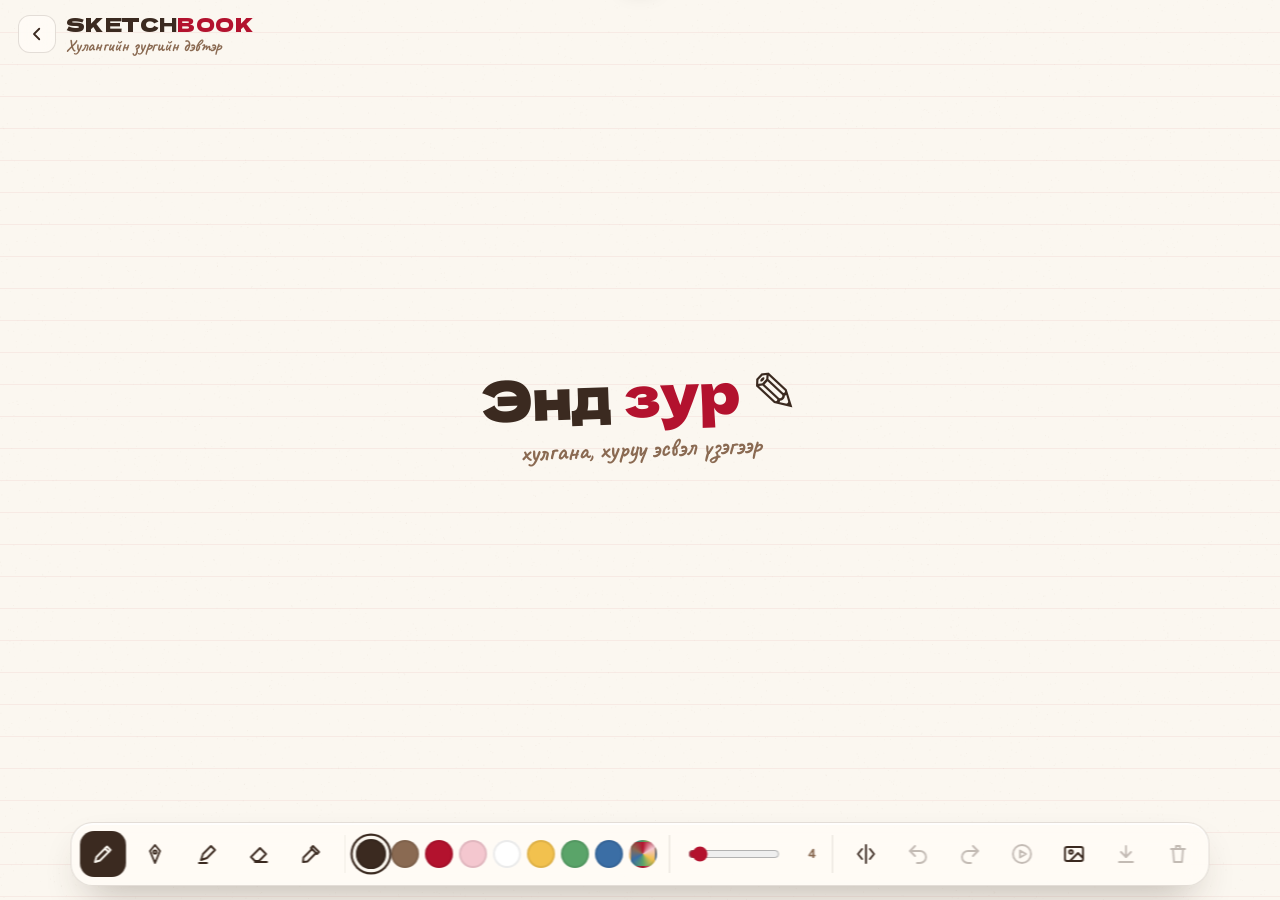
<file: projects/sketchbook/index.html>
<!doctype html>
<html lang="mn">
<head>
<meta charset="UTF-8" />
<meta name="viewport" content="width=device-width, initial-scale=1, viewport-fit=cover" />
<title>Sketchbook — Хулангийн зургийн дэвтэр</title>
<meta name="description" content="Хөтөч дээр ажилладаг зураг зурах апп: бийр, тэгш хэм, буцаах, timelapse давталт, PNG татах." />
<link rel="icon" href="data:image/svg+xml,<svg xmlns='http://www.w3.org/2000/svg' viewBox='0 0 64 64'><rect width='64' height='64' rx='14' fill='%23fbf7f0'/><path d='M14 50l6-16 22-22 10 10-22 22z' fill='%23b3122e'/><path d='M14 50l6-16 10 10z' fill='%233b2a20'/></svg>" />
<link rel="preconnect" href="https://fonts.googleapis.com" />
<link rel="preconnect" href="https://fonts.gstatic.com" crossorigin />
<link href="https://fonts.googleapis.com/css2?family=Caveat:wght@600;700&family=Dela+Gothic+One&family=Nunito:wght@500;700;800&display=swap" rel="stylesheet" />
<style>
  :root {
    --paper: #fbf7f0; --ink: #3b2a20; --brown: #8a6a52; --cherry: #b3122e; --sakura: #f4c7cf;
    --glass: rgba(255, 252, 247, .82); --line: rgba(59, 42, 32, .14);
    --f-title: 'Dela Gothic One', 'Nunito', sans-serif; --f-body: 'Nunito', system-ui, sans-serif; --f-hand: 'Caveat', cursive;
  }
  * { box-sizing: border-box; }
  html, body { margin: 0; height: 100%; overflow: hidden; background: #e9e1d4; color: var(--ink); font: 600 15px/1.4 var(--f-body); }
  button, input { font: inherit; color: inherit; }

  /* ---- Зурах талбар ---- */
  .stage { position: fixed; inset: 0; touch-action: none; cursor: none; }
  .stage canvas { position: absolute; inset: 0; width: 100%; height: 100%; }
  #brushCursor {
    position: fixed; left: 0; top: 0; pointer-events: none; z-index: 5;
    border: 1.5px solid var(--ink); border-radius: 50%; mix-blend-mode: multiply;
    transform: translate(-50%, -50%); transition: width .12s, height .12s, opacity .2s; opacity: 0;
  }
  #brushCursor::after { content: ''; position: absolute; left: 50%; top: 50%; width: 3px; height: 3px; margin: -1.5px; border-radius: 50%; background: var(--cherry); }

  /* ---- Дээд гарчиг ---- */
  .title {
    position: fixed; z-index: 6; left: 18px; top: 14px; display: flex; align-items: center; gap: 10px;
    pointer-events: none;
  }
  .title a { pointer-events: auto; text-decoration: none; display: grid; place-items: center; width: 38px; height: 38px; border-radius: 12px; background: var(--glass); border: 1px solid var(--line); backdrop-filter: blur(10px); transition: transform .2s; }
  .title a:hover { transform: translateX(-3px); }
  .title h1 { margin: 0; font: 400 20px/1 var(--f-title); letter-spacing: .02em; }
  .title h1 span { color: var(--cherry); }
  .title small { display: block; font: 700 17px/1 var(--f-hand); color: var(--brown); margin-top: 3px; }

  /* ---- Хэрэгслийн самбар ---- */
  .dock {
    position: fixed; z-index: 6; left: 50%; bottom: max(14px, env(safe-area-inset-bottom));
    transform: translateX(-50%);
    display: flex; align-items: center; gap: 6px; padding: 8px;
    background: var(--glass); backdrop-filter: blur(14px) saturate(1.2);
    border: 1px solid var(--line); border-radius: 22px;
    box-shadow: 0 18px 40px -18px rgba(59,42,32,.45), 0 2px 0 rgba(255,255,255,.7) inset;
    max-width: calc(100vw - 20px); overflow-x: auto; scrollbar-width: none;
    animation: dockIn .7s cubic-bezier(.2,1.2,.3,1) both .2s;
  }
  @keyframes dockIn { from { transform: translate(-50%, 140%); } }
  .sep { width: 1px; align-self: stretch; background: var(--line); margin: 4px 4px; flex: none; }
  .tool {
    position: relative; flex: none;
    width: 46px; height: 46px; border-radius: 14px; border: 0; background: transparent; cursor: pointer;
    display: grid; place-items: center;
    transition: background .2s, transform .15s cubic-bezier(.3,1.6,.5,1);
  }
  .tool svg { width: 24px; height: 24px; fill: none; stroke: currentColor; stroke-width: 1.9; stroke-linecap: round; stroke-linejoin: round; }
  .tool:hover { background: rgba(59,42,32,.07); transform: translateY(-3px); }
  .tool:active { transform: scale(.9); }
  .tool[aria-pressed='true'] { background: var(--ink); color: var(--paper); }
  .tool[aria-pressed='true'].accent { background: var(--cherry); }
  .tool:disabled { opacity: .3; pointer-events: none; }
  /* tooltip micro-interaction */
  .tool::after {
    content: attr(data-tip); position: absolute; bottom: calc(100% + 10px); left: 50%;
    transform: translate(-50%, 6px); opacity: 0; pointer-events: none; white-space: nowrap;
    background: var(--ink); color: var(--paper); font: 700 12px/1 var(--f-body); padding: 7px 9px; border-radius: 8px;
    transition: .18s;
  }
  .tool:hover::after { opacity: 1; transform: translate(-50%, 0); }

  .swatches { display: flex; gap: 6px; padding: 0 2px; flex: none; }
  .sw {
    width: 28px; height: 28px; border-radius: 50%; border: 2px solid rgba(0,0,0,.08); cursor: pointer; padding: 0; flex: none;
    transition: transform .2s cubic-bezier(.3,1.6,.5,1), box-shadow .2s;
  }
  .sw:hover { transform: scale(1.18) rotate(-8deg); }
  .sw[aria-pressed='true'] { box-shadow: 0 0 0 3px var(--paper), 0 0 0 5px var(--ink); transform: scale(1.08); }
  .sw.custom { position: relative; overflow: hidden; background: conic-gradient(#b3122e, #f4c7cf, #f2c14e, #5aa469, #3b6ea5, #8a6a52, #b3122e); }
  .sw.custom input { position: absolute; inset: -6px; opacity: 0; cursor: pointer; }

  .size { display: flex; align-items: center; gap: 8px; padding: 0 6px; flex: none; }
  .size input { width: 92px; accent-color: var(--cherry); }
  .size output { width: 26px; text-align: right; font: 800 13px/1 var(--f-body); color: var(--brown); }

  /* ---- Оруулсан зураг (reference) ---- */
  #ref { transition: opacity .2s; }
  label.tool { cursor: pointer; }
  .refbar {
    position: fixed; z-index: 6; right: 16px; top: 14px; display: flex; align-items: center; gap: 10px; padding: 8px 10px;
    background: var(--glass); backdrop-filter: blur(12px); border: 1px solid var(--line); border-radius: 16px;
    box-shadow: 0 12px 30px -16px rgba(59,42,32,.5); animation: dockIn2 .45s cubic-bezier(.2,1.3,.3,1);
  }
  @keyframes dockIn2 { from { transform: translateY(-140%); } }
  .refbar[hidden] { display: none; }
  .refbar img { width: 40px; height: 40px; object-fit: cover; border-radius: 10px; border: 1px solid var(--line); }
  .refbar label { display: grid; font: 800 11px/1.2 var(--f-body); color: var(--brown); }
  .refbar input { width: 110px; accent-color: var(--cherry); }
  .refbar button { width: 32px; height: 32px; border-radius: 10px; border: 0; background: rgba(59,42,32,.08); cursor: pointer; font-weight: 900; transition: transform .15s; }
  .refbar button:hover { transform: scale(1.1); } .refbar button.off { opacity: .4; }
  .drop { position: fixed; inset: 12px; z-index: 8; display: grid; place-items: center; border: 3px dashed var(--cherry); border-radius: 24px; background: rgba(251,247,240,.85); font: 400 28px/1 var(--f-title); color: var(--cherry); opacity: 0; pointer-events: none; transition: opacity .2s; }
  .drop.on { opacity: 1; }
  /* пипетк: курсор дотор өнгө харагдана */
  body.picking #brushCursor { width: 34px !important; height: 34px !important; border: 3px solid #fff; box-shadow: 0 0 0 1.5px var(--ink), 0 6px 14px rgba(0,0,0,.25); mix-blend-mode: normal; }
  body.picking #brushCursor::after { display: none; }

  /* ---- Toast ---- */
  .toast {
    position: fixed; z-index: 9; left: 50%; top: 18px; transform: translate(-50%, -300%);
    background: var(--ink); color: var(--paper); padding: 10px 16px; border-radius: 999px;
    font: 700 14px/1 var(--f-body); box-shadow: 0 10px 24px rgba(0,0,0,.2);
    transition: transform .45s cubic-bezier(.2,1.4,.3,1);
  }
  .toast.show { transform: translate(-50%, 0); }

  /* ---- Эхний санамж ---- */
  .hint {
    position: fixed; z-index: 4; left: 50%; top: 46%; transform: translate(-50%, -50%) rotate(-2deg);
    text-align: center; pointer-events: none; transition: opacity .6s, transform .6s;
  }
  .hint b { display: block; font: 400 clamp(30px, 6vw, 56px)/1.05 var(--f-title); color: var(--ink); }
  .hint b span { color: var(--cherry); }
  .hint p { margin: 10px 0 0; font: 700 clamp(20px, 3vw, 26px)/1.2 var(--f-hand); color: var(--brown); }
  .hint.gone { opacity: 0; transform: translate(-50%, -60%) rotate(-2deg); }

  /* ---- Timelapse үед ---- */
  body.replaying .dock { opacity: .35; pointer-events: none; }
  .rec { position: fixed; z-index: 7; right: 18px; top: 18px; display: none; align-items: center; gap: 8px; font: 800 13px/1 var(--f-body); color: var(--cherry); background: var(--glass); border: 1px solid var(--line); padding: 9px 12px; border-radius: 999px; }
  .rec i { width: 9px; height: 9px; border-radius: 50%; background: var(--cherry); animation: blink 1s infinite; }
  body.replaying .rec { display: flex; }
  @keyframes blink { 50% { opacity: .2; } }

  /* ---- Баталгаажуулах цонх ---- */
  dialog { border: 0; border-radius: 18px; padding: 22px; background: var(--paper); color: var(--ink); box-shadow: 0 30px 60px -20px rgba(0,0,0,.4); max-width: 320px; }
  dialog::backdrop { background: rgba(59,42,32,.35); backdrop-filter: blur(3px); }
  dialog[open] { animation: pop .35s cubic-bezier(.2,1.4,.3,1); }
  @keyframes pop { from { transform: scale(.9); opacity: 0; } }
  dialog h2 { margin: 0 0 6px; font: 400 20px/1.2 var(--f-title); }
  dialog p { margin: 0 0 18px; color: var(--brown); }
  dialog .row { display: flex; gap: 8px; justify-content: flex-end; }
  dialog button { border: 0; border-radius: 12px; padding: 10px 14px; font-weight: 800; cursor: pointer; background: rgba(59,42,32,.08); transition: transform .15s; }
  dialog button:active { transform: scale(.95); }
  dialog button.danger { background: var(--cherry); color: #fff; }

  @media (max-width: 640px) {
    .title h1 { font-size: 16px; } .title small { font-size: 15px; }
    .tool { width: 42px; height: 42px; }
    .size input { width: 70px; }
    .refbar { left: 10px; right: 10px; top: 70px; justify-content: space-between; } .refbar input { width: 90px; }
    .stage { cursor: crosshair; }
    #brushCursor { display: none; }
  }
  @media (prefers-reduced-motion: reduce) { *, *::after { animation: none !important; transition: none !important; } }
</style>
</head>
<body>
  <div class="stage" id="stage">
    <canvas id="bg"></canvas>
    <canvas id="ref"></canvas>
    <canvas id="art"></canvas>
    <canvas id="live"></canvas>
  </div>
  <div id="brushCursor"></div>

  <header class="title">
    <a href="../../#reading" aria-label="Портфолио руу буцах" title="Портфолио руу буцах">
      <svg width="18" height="18" viewBox="0 0 24 24" fill="none" stroke="#3b2a20" stroke-width="2.4" stroke-linecap="round" stroke-linejoin="round"><path d="M15 5l-7 7 7 7"/></svg>
    </a>
    <div><h1>SKETCH<span>BOOK</span></h1><small>Хулангийн зургийн дэвтэр</small></div>
  </header>

  <div class="hint" id="hint"><b>Энд <span>зур</span> ✎</b><p>хулгана, хуруу эсвэл үзэгээр</p></div>
  <div class="rec"><i></i> TIMELAPSE</div>
  <div class="refbar" id="refbar" hidden>
    <img id="refThumb" alt="" />
    <label>Зургийн тод байдал <input type="range" id="refOpacity" min="5" max="100" value="55" /></label>
    <button id="refHide" title="Нуух/харуулах">👁</button>
    <button id="refRemove" title="Зургийг хасах">×</button>
  </div>
  <div class="drop" id="drop">Зургаа энд тавина уу ⤓</div>
  <div class="toast" id="toast" role="status" aria-live="polite"></div>

  <nav class="dock" aria-label="Зургийн хэрэгсэл">
    <button class="tool" data-tool="pencil" data-tip="Харандаа (P)" aria-pressed="true">
      <svg viewBox="0 0 24 24"><path d="M4 20l1.5-5L16 4.5l3.5 3.5L9 18.5z"/><path d="M14 6.5l3.5 3.5"/></svg>
    </button>
    <button class="tool" data-tool="ink" data-tip="Бэх үзэг (I)" aria-pressed="false">
      <svg viewBox="0 0 24 24"><path d="M12 3l5 6-5 12-5-12z"/><circle cx="12" cy="10" r="1.6"/></svg>
    </button>
    <button class="tool" data-tool="marker" data-tip="Маркер (M)" aria-pressed="false">
      <svg viewBox="0 0 24 24"><path d="M6 18l2-6 8-8 4 4-8 8z"/><path d="M4 21h8"/></svg>
    </button>
    <button class="tool" data-tool="eraser" data-tip="Баллуур (E)" aria-pressed="false">
      <svg viewBox="0 0 24 24"><path d="M8 20h12"/><path d="M4 15l9-9 6 6-7 7H8z"/></svg>
    </button>
    <button class="tool" data-tool="picker" data-tip="Өнгө авах — пипетк (K)" aria-pressed="false">
      <svg viewBox="0 0 24 24"><path d="M14 4l6 6-2 2-6-6z"/><path d="M13 7l-8.5 8.5L4 20l4.5-.5L17 11"/></svg>
    </button>
    <span class="sep"></span>
    <div class="swatches" id="swatches"></div>
    <span class="sep"></span>
    <label class="size" title="Бийрийн хэмжээ ([ ])">
      <input type="range" id="size" min="1" max="60" value="4" aria-label="Бийрийн хэмжээ" />
      <output id="sizeOut">4</output>
    </label>
    <span class="sep"></span>
    <button class="tool accent" id="symBtn" data-tip="Тэгш хэм: унтраастай (S)" aria-pressed="false">
      <svg viewBox="0 0 24 24"><path d="M12 3v18"/><path d="M8 7l-4 5 4 5"/><path d="M16 7l4 5-4 5"/></svg>
    </button>
    <button class="tool" id="undoBtn" data-tip="Буцаах (Ctrl+Z)" disabled>
      <svg viewBox="0 0 24 24"><path d="M9 14l-5-5 5-5"/><path d="M4 9h10a6 6 0 0 1 0 12h-3"/></svg>
    </button>
    <button class="tool" id="redoBtn" data-tip="Дахих (Ctrl+Y)" disabled>
      <svg viewBox="0 0 24 24"><path d="M15 14l5-5-5-5"/><path d="M20 9H10a6 6 0 0 0 0 12h3"/></svg>
    </button>
    <button class="tool" id="replayBtn" data-tip="Timelapse (R)" disabled>
      <svg viewBox="0 0 24 24"><circle cx="12" cy="12" r="9"/><path d="M10 8.5l6 3.5-6 3.5z"/></svg>
    </button>
    <label class="tool" id="importBtn" data-tip="Зураг оруулах (дээрээс нь зурна)" tabindex="0">
      <svg viewBox="0 0 24 24"><rect x="3" y="5" width="18" height="14" rx="2"/><circle cx="9" cy="10" r="1.8"/><path d="M21 16l-5-5-8 8"/></svg>
      <input type="file" id="fileIn" accept="image/*" hidden />
    </label>
    <button class="tool" id="saveBtn" data-tip="PNG татах" disabled>
      <svg viewBox="0 0 24 24"><path d="M12 4v11"/><path d="M7 10l5 5 5-5"/><path d="M5 20h14"/></svg>
    </button>
    <button class="tool" id="clearBtn" data-tip="Шинэ хуудас" disabled>
      <svg viewBox="0 0 24 24"><path d="M5 7h14"/><path d="M10 7V4h4v3"/><path d="M7 7l1 13h8l1-13"/></svg>
    </button>
  </nav>

  <dialog id="confirm">
    <h2>Шинэ хуудас эхлэх үү?</h2>
    <p>Одоогийн зураг арилна. (Хадгалахыг хүсвэл эхлээд PNG татаарай.)</p>
    <div class="row"><button value="no" id="cNo">Болих</button><button class="danger" id="cYes">Арилгах</button></div>
  </dialog>

<script>
/* =====================================================================
   Sketchbook — зураг зурах апп. Цэвэр JavaScript + Canvas 2D.
   Зураас бүрийг (stroke) цэгүүдийн массив болгон хадгална. Ингэснээр:
   • буцаах/дахих = зураасын жагсаалтаас нэмэх/хасах
   • timelapse = зураасуудыг цэг цэгээр нь дахин зурах
   ===================================================================== */
const $ = (s) => document.querySelector(s);
const bg = $('#bg'), ref = $('#ref'), art = $('#art'), live = $('#live');
const bctx = bg.getContext('2d'), rctx = ref.getContext('2d'), actx = art.getContext('2d', { willReadFrequently: true }), lctx = live.getContext('2d');
let refImg = null;   // оруулсан зураг (зөвхөн дэвсгэр — PNG-д ОРОХГҮЙ)

const PALETTE = ['#3b2a20', '#8a6a52', '#b3122e', '#f4c7cf', '#ffffff', '#f2c14e', '#5aa469', '#3b6ea5'];
const state = { tool: 'pencil', color: PALETTE[0], size: 4, sym: 0 }; // sym: 0 унтраастай, 2 толин, 6 мандал
const strokes = [];   // зурсан бүх зураас
const redoStack = [];
let current = null;   // одоо зурж буй зураас
let W = 0, H = 0, DPR = 1;

/* ---------- Хэмжээ, цаасны бүтэц ---------- */
function resize() {
  DPR = Math.min(devicePixelRatio || 1, 2);
  W = innerWidth; H = innerHeight;
  for (const c of [bg, ref, art, live]) { c.width = W * DPR; c.height = H * DPR; }
  for (const x of [bctx, rctx, actx, lctx]) x.setTransform(DPR, 0, 0, DPR, 0, 0);
  drawPaper();
  drawRef();
  redrawAll();
}
function drawPaper() {
  bctx.fillStyle = '#fbf7f0';
  bctx.fillRect(0, 0, W, H);
  // цаасны мөхлөг (grain) — жижиг цэгүүд
  for (let i = 0; i < (W * H) / 90; i++) {
    bctx.fillStyle = `rgba(120, 90, 60, ${Math.random() * 0.05})`;
    bctx.fillRect(Math.random() * W, Math.random() * H, 1, 1);
  }
  // дэвтрийн тор
  bctx.strokeStyle = 'rgba(179, 18, 46, .06)';
  bctx.lineWidth = 1;
  for (let y = 32; y < H; y += 32) { bctx.beginPath(); bctx.moveTo(0, y + .5); bctx.lineTo(W, y + .5); bctx.stroke(); }
}

/* ---------- Тэгш хэм: нэг цэгээс хэд хэдэн хуулбар ---------- */
function mirrors(pts, sym) {
  if (!sym) return [pts];
  const cx = W / 2, cy = H / 2;
  if (sym === 2) return [pts, pts.map((p) => ({ ...p, x: 2 * cx - p.x }))];
  const out = [];
  for (let k = 0; k < sym; k++) {
    const a = (Math.PI * 2 * k) / sym, cos = Math.cos(a), sin = Math.sin(a);
    out.push(pts.map((p) => ({ ...p, x: cx + (p.x - cx) * cos - (p.y - cy) * sin, y: cy + (p.x - cx) * sin + (p.y - cy) * cos })));
  }
  return out;
}

/* ---------- Нэг зураасыг зурах ---------- */
function paint(ctx, s, n = s.points.length) {
  const pts = s.points.slice(0, n);
  if (!pts.length) return;
  for (const p of mirrors(pts, s.sym)) {
    ctx.save();
    ctx.lineCap = ctx.lineJoin = 'round';
    ctx.strokeStyle = ctx.fillStyle = s.color;
    if (s.tool === 'eraser') ctx.globalCompositeOperation = 'destination-out';
    if (s.tool === 'marker') ctx.globalAlpha = 0.38;

    if (s.tool === 'ink') {
      // хурдан зурвал нимгэн, удаан бол зузаан — бэх үзэг шиг
      for (let i = 1; i < p.length; i++) {
        const a = p[i - 1], b = p[i];
        ctx.lineWidth = Math.max(0.6, s.size * (b.w ?? 1));
        ctx.beginPath(); ctx.moveTo(a.x, a.y); ctx.lineTo(b.x, b.y); ctx.stroke();
      }
      if (p.length === 1) { ctx.beginPath(); ctx.arc(p[0].x, p[0].y, s.size / 2, 0, 7); ctx.fill(); }
    } else {
      // гөлгөр муруй: дунд цэгүүдээр quadraticCurveTo
      const passes = s.tool === 'pencil' ? 2 : 1;
      for (let k = 0; k < passes; k++) {
        const j = s.tool === 'pencil' ? 0.6 : 0;
        if (s.tool === 'pencil') ctx.globalAlpha = 0.55;
        ctx.lineWidth = s.tool === 'marker' ? s.size * 2.2 : s.size * (s.tool === 'pencil' ? (p[0].p ?? 1) * 0.9 + 0.1 : 1);
        ctx.beginPath();
        ctx.moveTo(p[0].x + k * j, p[0].y + k * j);
        for (let i = 1; i < p.length - 1; i++) {
          const mx = (p[i].x + p[i + 1].x) / 2, my = (p[i].y + p[i + 1].y) / 2;
          ctx.quadraticCurveTo(p[i].x + k * j, p[i].y - k * j, mx, my);
        }
        const last = p[p.length - 1];
        ctx.lineTo(last.x + 0.01, last.y);
        ctx.stroke();
      }
    }
    ctx.restore();
  }
}

function redrawAll() {
  actx.clearRect(0, 0, W, H);
  for (const s of strokes) paint(actx, s);
}

/* ---------- Pointer (хулгана, хуруу, үзэг) ---------- */
const stage = $('#stage');
const cursor = $('#brushCursor');
function pos(e) { return { x: e.clientX, y: e.clientY, p: e.pressure && e.pointerType === 'pen' ? e.pressure : 1, t: performance.now() }; }

stage.addEventListener('pointerdown', (e) => {
  if (replaying) return;
  if (state.tool === 'picker') { pickColor(e.clientX, e.clientY); return; }
  stage.setPointerCapture(e.pointerId);
  current = { tool: state.tool, color: state.color, size: state.size, sym: state.sym, points: [pos(e)] };
  current.points[0].w = 1;
  $('#hint').classList.add('gone');
});
stage.addEventListener('pointermove', (e) => {
  cursor.style.left = e.clientX + 'px';
  cursor.style.top = e.clientY + 'px';
  cursor.style.opacity = 1;
  if (state.tool === 'picker') { cursor.style.background = sample(e.clientX, e.clientY); return; }
  if (!current) return;
  // getCoalescedEvents — хурдан хөдөлгөөнд ч бүх цэгийг авна (гөлгөр зураас)
  const evs = e.getCoalescedEvents ? e.getCoalescedEvents() : [e];
  for (const ev of evs) {
    const p = pos(ev), prev = current.points[current.points.length - 1];
    const d = Math.hypot(p.x - prev.x, p.y - prev.y);
    if (d < 1.2) continue;
    const speed = d / Math.max(1, p.t - prev.t);
    p.w = Math.max(0.25, Math.min(1.3, 1.25 - speed * 0.35)) * 0.5 + (prev.w ?? 1) * 0.5;
    current.points.push(p);
  }
  if (current.tool === 'eraser') { actx.save(); paint(actx, { ...current, points: current.points.slice(-3) }); actx.restore(); }
  else { lctx.clearRect(0, 0, W, H); paint(lctx, current); }
});
const end = () => {
  if (!current) return;
  lctx.clearRect(0, 0, W, H);
  paint(actx, current);
  strokes.push(current);
  redoStack.length = 0;
  current = null;
  sync();
};
stage.addEventListener('pointerup', end);
stage.addEventListener('pointercancel', end);
stage.addEventListener('pointerleave', () => (cursor.style.opacity = 0));

/* ---------- Товчлуурууд ---------- */
const tools = document.querySelectorAll('[data-tool]');
let lastBrush = 'pencil';
function setTool(t) {
  state.tool = t;
  if (!['eraser', 'picker'].includes(t)) lastBrush = t;
  tools.forEach((b) => b.setAttribute('aria-pressed', b.dataset.tool === t));
  document.body.classList.toggle('picking', t === 'picker');
  if (t !== 'picker') cursor.style.background = '';
  updateCursor();
}
tools.forEach((b) => b.addEventListener('click', () => setTool(b.dataset.tool)));

const sw = $('#swatches');
PALETTE.forEach((c, i) => {
  const b = document.createElement('button');
  b.className = 'sw'; b.style.background = c; b.setAttribute('aria-label', 'Өнгө ' + c); b.setAttribute('aria-pressed', i === 0);
  b.addEventListener('click', () => setColor(c, b));
  sw.append(b);
});
const custom = document.createElement('label');
custom.className = 'sw custom'; custom.title = 'Өөр өнгө';
custom.innerHTML = '<input type="color" value="#b3122e" aria-label="Өөр өнгө сонгох">';
custom.querySelector('input').addEventListener('input', (e) => setColor(e.target.value, custom));
sw.append(custom);
function setColor(c, el) {
  state.color = c;
  sw.querySelectorAll('.sw').forEach((x) => x.setAttribute('aria-pressed', x === el));
  if (state.tool === 'eraser' || state.tool === 'picker') setTool(lastBrush);
}

const size = $('#size');
size.addEventListener('input', () => { state.size = +size.value; $('#sizeOut').value = size.value; updateCursor(); });
function updateCursor() {
  const d = Math.max(6, state.tool === 'marker' ? state.size * 2.2 : state.size);
  cursor.style.width = cursor.style.height = d + 'px';
  cursor.style.borderStyle = state.tool === 'eraser' ? 'dashed' : 'solid';
}

const SYMS = [0, 2, 6];
const SYM_NAMES = { 0: 'унтраастай', 2: 'толин', 6: 'мандал ✿' };
$('#symBtn').addEventListener('click', () => {
  state.sym = SYMS[(SYMS.indexOf(state.sym) + 1) % SYMS.length];
  const b = $('#symBtn');
  b.setAttribute('aria-pressed', state.sym > 0);
  b.dataset.tip = 'Тэгш хэм: ' + SYM_NAMES[state.sym] + ' (S)';
  toast('Тэгш хэм: ' + SYM_NAMES[state.sym]);
});

function undo() { if (strokes.length) { redoStack.push(strokes.pop()); redrawAll(); sync(); } }
function redo() { if (redoStack.length) { strokes.push(redoStack.pop()); redrawAll(); sync(); } }
$('#undoBtn').addEventListener('click', undo);
$('#redoBtn').addEventListener('click', redo);

function sync() {
  $('#undoBtn').disabled = !strokes.length;
  $('#redoBtn').disabled = !redoStack.length;
  $('#replayBtn').disabled = $('#saveBtn').disabled = $('#clearBtn').disabled = !strokes.length;
}

/* PNG татах: цаас + зураг нийлүүлнэ */
$('#saveBtn').addEventListener('click', () => {
  const out = document.createElement('canvas');
  out.width = bg.width; out.height = bg.height;
  const o = out.getContext('2d');
  o.drawImage(bg, 0, 0); o.drawImage(art, 0, 0);
  o.font = `600 ${22 * DPR}px Caveat, cursive`; o.fillStyle = 'rgba(179,18,46,.7)';
  o.fillText('— Khulan’s Sketchbook', out.width - 230 * DPR, out.height - 18 * DPR);
  const a = document.createElement('a');
  a.download = `sketch-${Date.now()}.png`;
  a.href = out.toDataURL('image/png');
  a.click();
  toast(refImg ? 'Зөвхөн таны зурсан зураг татагдлаа ✓' : 'Зураг татагдлаа ✓');
});

const dlg = $('#confirm');
$('#clearBtn').addEventListener('click', () => dlg.showModal());
$('#cNo').addEventListener('click', () => dlg.close());
$('#cYes').addEventListener('click', () => { strokes.length = redoStack.length = 0; redrawAll(); sync(); dlg.close(); toast('Шинэ хуудас ✎'); });

/* ---------- Timelapse: зурсан дарааллаар нь дахин тоглуулна ---------- */
let replaying = false;
$('#replayBtn').addEventListener('click', replay);
function replay() {
  if (replaying || !strokes.length) return;
  replaying = true;
  document.body.classList.add('replaying');
  actx.clearRect(0, 0, W, H);
  const total = strokes.reduce((n, s) => n + s.points.length, 0);
  const perFrame = Math.max(2, Math.ceil(total / 240)); // ~4 секундэд багтаана
  let si = 0, pi = 1;
  (function step() {
    for (let k = 0; k < perFrame && si < strokes.length; k++) {
      pi++;
      if (pi > strokes[si].points.length) { paint(actx, strokes[si]); si++; pi = 1; }
    }
    lctx.clearRect(0, 0, W, H);
    if (si < strokes.length) { paint(lctx, strokes[si], pi); requestAnimationFrame(step); }
    else { replaying = false; document.body.classList.remove('replaying'); toast('Timelapse дууслаа ✿'); }
  })();
}

/* ---------- Зураг оруулах: дээрээс нь зурна, PNG-д ОРОХГҮЙ ---------- */
function loadFile(file) {
  if (!file || !file.type.startsWith('image/')) return toast('Зөвхөн зураг оруулна уу');
  const url = URL.createObjectURL(file);
  const img = new Image();
  img.onload = () => {
    refImg = img;
    drawRef();
    $('#refThumb').src = url;
    $('#refbar').hidden = false;
    ref.style.opacity = $('#refOpacity').value / 100;
    $('#hint').classList.add('gone');
    toast('Зураг орлоо — дээрээс нь зураарай ✎');
  };
  img.src = url;
}
// зургийг дэлгэцэнд багтаан голлуулж зурна (contain)
function drawRef() {
  rctx.clearRect(0, 0, W, H);
  if (!refImg) return;
  const k = Math.min((W * 0.9) / refImg.width, (H * 0.8) / refImg.height);
  const w = refImg.width * k, h = refImg.height * k;
  refRect = { x: (W - w) / 2, y: (H - h) / 2 - 20, w, h };
  rctx.drawImage(refImg, refRect.x, refRect.y, w, h);
}
let refRect = null;
$('#importBtn').addEventListener('keydown', (e) => { if (e.key === 'Enter' || e.key === ' ') $('#fileIn').click(); });
$('#fileIn').addEventListener('change', (e) => { loadFile(e.target.files[0]); e.target.value = ''; });
$('#refOpacity').addEventListener('input', (e) => { ref.style.opacity = e.target.value / 100; $('#refHide').classList.remove('off'); });
$('#refHide').addEventListener('click', (e) => {
  const off = e.currentTarget.classList.toggle('off');
  ref.style.opacity = off ? 0 : $('#refOpacity').value / 100;
});
$('#refRemove').addEventListener('click', () => { refImg = null; drawRef(); $('#refbar').hidden = true; toast('Зургийг хаслаа'); });
// чирж тавих, хуулж буулгах (Ctrl+V)
const drop = $('#drop');
addEventListener('dragover', (e) => { e.preventDefault(); drop.classList.add('on'); });
addEventListener('dragleave', (e) => { if (!e.relatedTarget) drop.classList.remove('on'); });
addEventListener('drop', (e) => { e.preventDefault(); drop.classList.remove('on'); loadFile(e.dataTransfer.files[0]); });
addEventListener('paste', (e) => { const f = [...(e.clipboardData?.files || [])][0]; if (f) loadFile(f); });

/* ---------- Пипетк: зурган дээрээс өнгө авах ---------- */
const probe = document.createElement('canvas').getContext('2d', { willReadFrequently: true });
probe.canvas.width = probe.canvas.height = 1;
function px(src, x, y) {
  probe.clearRect(0, 0, 1, 1);
  probe.drawImage(src, Math.floor(x * DPR), Math.floor(y * DPR), 1, 1, 0, 0, 1, 1);
  return probe.getImageData(0, 0, 1, 1).data;
}
// эхлээд таны зураг, дараа нь оруулсан зураг (бүрэн өнгөөр), эцэст нь цаас
function sample(x, y) {
  let d = px(art, x, y);
  if (d[3] < 20 && refImg && refRect && x >= refRect.x && y >= refRect.y && x < refRect.x + refRect.w && y < refRect.y + refRect.h) {
    probe.clearRect(0, 0, 1, 1);
    probe.drawImage(refImg, ((x - refRect.x) / refRect.w) * refImg.width, ((y - refRect.y) / refRect.h) * refImg.height, 1, 1, 0, 0, 1, 1);
    d = probe.getImageData(0, 0, 1, 1).data;
  }
  if (d[3] < 20) d = px(bg, x, y);
  return '#' + [d[0], d[1], d[2]].map((v) => v.toString(16).padStart(2, '0')).join('');
}
function pickColor(x, y) {
  const hex = sample(x, y);
  custom.querySelector('input').value = hex;
  custom.style.background = hex;
  setColor(hex, custom);
  toast('Өнгө авлаа ' + hex);
}

/* ---------- Гарын товчлол ---------- */
addEventListener('keydown', (e) => {
  if (e.target.tagName === 'INPUT') return;
  const k = e.key.toLowerCase();
  if ((e.ctrlKey || e.metaKey) && k === 'z') { e.preventDefault(); e.shiftKey ? redo() : undo(); return; }
  if ((e.ctrlKey || e.metaKey) && k === 'y') { e.preventDefault(); redo(); return; }
  if (k === 'p') setTool('pencil'); if (k === 'i') setTool('ink'); if (k === 'm') setTool('marker'); if (k === 'e') setTool('eraser'); if (k === 'k') setTool('picker');
  if (k === 's') $('#symBtn').click(); if (k === 'r') replay();
  if (k === '[' || k === ']') { size.value = +size.value + (k === ']' ? 2 : -2); size.dispatchEvent(new Event('input')); }
});

let tt;
function toast(msg) {
  const t = $('#toast'); t.textContent = msg; t.classList.add('show');
  clearTimeout(tt); tt = setTimeout(() => t.classList.remove('show'), 1800);
}

addEventListener('resize', resize);
resize();
updateCursor();
</script>
</body>
</html>
</file>
<file: css/style.css>
/* =====================================================================
   Хулан — Sketchbook Quest. Өнгө: цагаан цаас · бор бэх · cherry red.
   Анимэ/манга-гаас санаа авсан: хурдны зураас, яриан бөмбөлөг, самбар.
   Хөдөлгөөн: micro-interaction (товч, tooltip), transition (горим солих
   «бэх арчилт»), scroll animation (reveal, ур чадварын мөр, прогресс).
   ===================================================================== */

/* ---------- 1. Өнгө, фонт ---------- */
:root {
  --paper: #fbf7f0; --paper-2: #f3ebdd; --card: #fffdf8;
  --ink: #3b2a20; --ink-2: #6b5546; --brown: #7a5238; --brown-l: #c9a27e;
  --cherry: #b3122e; --cherry-d: #7c0c22; --sakura: #f4c7cf; --sakura-d: #e48a9c;
  --line: rgba(59, 42, 32, .16); --rule: rgba(179, 18, 46, .08);
  --shadow: 0 18px 40px -22px rgba(59, 42, 32, .55);
  --f-title: 'Dela Gothic One', 'Nunito', system-ui, sans-serif;
  --f-body: 'Nunito', system-ui, -apple-system, 'Segoe UI', sans-serif;
  --f-hand: 'Caveat', 'Comic Sans MS', cursive;
  --r: 18px;
  --ease-pop: cubic-bezier(.2, 1.5, .35, 1);
  --ease-out: cubic-bezier(.2, .8, .2, 1);
}
[data-theme='night'] {
  --paper: #1f1713; --paper-2: #2a201a; --card: #2b211b;
  --ink: #f3e6cf; --ink-2: #cbb79c; --brown: #d2b08c; --brown-l: #8f7259;
  --line: rgba(243, 230, 207, .14); --rule: rgba(244, 199, 207, .05);
  --shadow: 0 18px 40px -20px rgba(0, 0, 0, .8);
  color-scheme: dark;
}

/* ---------- 2. Суурь ---------- */
*, *::before, *::after { box-sizing: border-box; }
html { -webkit-text-size-adjust: 100%; }
body {
  margin: 0; min-height: 100svh; overflow: hidden;
  background: var(--paper); color: var(--ink);
  font: 600 16px/1.6 var(--f-body);
  -webkit-font-smoothing: antialiased;
  transition: background-color .5s, color .5s;
}
img, svg, canvas { display: block; max-width: 100%; }
a { color: inherit; }
button, input, select, textarea { font: inherit; color: inherit; }
::selection { background: var(--cherry); color: #fff; }
.sr { position: absolute !important; width: 1px; height: 1px; overflow: hidden; clip: rect(0 0 0 0); white-space: nowrap; }
.skip { position: fixed; z-index: 200; left: -999px; top: 8px; background: var(--cherry); color: #fff; padding: 8px 12px; border-radius: 10px; }
.skip:focus { left: 8px; }
:focus-visible { outline: 3px solid var(--cherry); outline-offset: 3px; border-radius: 8px; }
kbd { display: inline-block; min-width: 1.6em; padding: 1px 6px; border: 1.5px solid currentColor; border-bottom-width: 3px; border-radius: 6px; font: 800 .78em/1.4 var(--f-body); text-align: center; }
.hand { font: 700 clamp(22px, 2.6vw, 28px)/1.1 var(--f-hand); color: var(--cherry); margin: 0 0 8px; }

/* ---------- 3. Товч (micro-interaction) ---------- */
.btn {
  --mx: 0px; --my: 0px;
  position: relative; display: inline-flex; align-items: center; gap: 10px;
  padding: 14px 22px; border-radius: 14px; border: 2.5px solid var(--ink);
  font: 900 16px/1 var(--f-body); text-decoration: none; cursor: pointer;
  transform: translate(var(--mx), var(--my));
  box-shadow: 4px 4px 0 var(--ink);
  transition: transform .18s var(--ease-pop), box-shadow .18s, background .2s;
}
.btn:hover { transform: translate(calc(var(--mx) - 2px), calc(var(--my) - 2px)); box-shadow: 6px 6px 0 var(--ink); }
.btn:active { transform: translate(calc(var(--mx) + 3px), calc(var(--my) + 3px)); box-shadow: 1px 1px 0 var(--ink); }
.btn-cherry { background: var(--cherry); color: #fff; }
.btn-paper { background: var(--card); color: var(--ink); }
.btn.sm { padding: 9px 14px; font-size: 14px; box-shadow: 3px 3px 0 var(--ink); }
.btn kbd { font-size: 11px; border-color: rgba(255,255,255,.6); opacity: .85; }
.ibtn {
  height: 40px; min-width: 40px; padding: 0 10px; display: inline-grid; grid-auto-flow: column; place-items: center; gap: 6px;
  border-radius: 12px; border: 2px solid var(--ink); background: var(--card); color: var(--ink); cursor: pointer;
  font: 800 13px/1 var(--f-body); box-shadow: 2px 2px 0 var(--ink);
  transition: transform .15s var(--ease-pop), box-shadow .15s;
}
.ibtn:hover { transform: translate(-1px, -1px) rotate(-3deg); box-shadow: 3px 3px 0 var(--ink); }
.ibtn:active { transform: translate(2px, 2px); box-shadow: 0 0 0 var(--ink); }
.ibtn svg { width: 20px; height: 20px; fill: none; stroke: currentColor; stroke-width: 2; stroke-linecap: round; stroke-linejoin: round; }
.ibtn .fill { fill: currentColor; }
#soundBtn .wave { display: none; } #soundBtn[aria-pressed='true'] .wave { display: block; } #soundBtn[aria-pressed='true'] .mute { display: none; }
[data-theme='day'] .ibtn .sun { display: none; } [data-theme='night'] .ibtn .moon { display: none; }

/* ---------- 4. Горимууд ---------- */
.game, .start, .reading { position: fixed; inset: 0; }
body:not([data-mode='game']) .game .hud,
body:not([data-mode='game']) .game .pad,
body:not([data-mode='game']) .game .bubble,
body:not([data-mode='game']) .game .prompt { visibility: hidden; }
body[data-mode='reading'] .game { visibility: hidden; }
body:not([data-mode='start']) .start { visibility: hidden; opacity: 0; }
body:not([data-mode='reading']) .reading { visibility: hidden; }
.reading { overflow-y: auto; overflow-x: hidden; scroll-behavior: smooth; scroll-padding-top: 80px; }

/* «Бэх арчилт» — горим солих transition */
.wipe {
  position: fixed; z-index: 150; inset: 0; pointer-events: none;
  background: var(--cherry);
  clip-path: circle(0% at var(--wx, 50%) var(--wy, 50%));
}
.wipe.in { animation: wipeIn .45s var(--ease-out) forwards; }
.wipe.out { animation: wipeOut .55s var(--ease-out) forwards; }
@keyframes wipeIn { from { clip-path: circle(0% at var(--wx) var(--wy)); } to { clip-path: circle(150% at var(--wx) var(--wy)); } }
@keyframes wipeOut { from { clip-path: circle(150% at var(--wx) var(--wy)); } to { clip-path: circle(0% at var(--wx) var(--wy)); } }

/* ---------- 5. Тоглоом ---------- */
.game canvas { position: absolute; inset: 0; width: 100%; height: 100%; image-rendering: pixelated; touch-action: none; }
.hud {
  position: absolute; z-index: 5; left: 0; right: 0; top: 0;
  display: flex; align-items: center; gap: 14px; padding: max(10px, env(safe-area-inset-top)) 14px 10px;
  pointer-events: none;
}
.hud > * { pointer-events: auto; }
.hud-chapter {
  display: flex; align-items: center; gap: 10px; padding: 6px 14px 6px 6px;
  background: var(--card); border: 2.5px solid var(--ink); border-radius: 14px; box-shadow: 3px 3px 0 var(--ink);
}
.hud-chapter small { display: none; }
.hud-chapter b { display: grid; place-items: center; width: 34px; height: 30px; border-radius: 9px; background: var(--cherry); color: #fff; font: 400 15px/1 var(--f-title); }
.hud-chapter span { font: 900 15px/1 var(--f-body); white-space: nowrap; }
.hud-chapter.flip span, .hud-chapter.flip b { animation: chapFlip .55s var(--ease-pop); }
@keyframes chapFlip { 0% { transform: rotateX(90deg); opacity: 0; } 100% { transform: none; opacity: 1; } }
.hud-map { flex: 1; max-width: 360px; position: relative; height: 34px; display: flex; align-items: center; }
.hud-track { position: absolute; left: 0; right: 0; height: 6px; border-radius: 6px; background: var(--card); border: 2px solid var(--ink); overflow: hidden; }
.hud-track i { position: absolute; inset: 0 auto 0 0; width: 0; background: repeating-linear-gradient(45deg, var(--cherry) 0 6px, var(--cherry-d) 6px 12px); transition: width .2s linear; }
.hud-map button {
  position: absolute; top: 50%; transform: translate(-50%, -50%);
  width: 26px; height: 26px; border-radius: 50%; border: 2.5px solid var(--ink); background: var(--card);
  font: 400 10px/1 var(--f-title); cursor: pointer; transition: transform .2s var(--ease-pop), background .2s;
}
.hud-map button:hover { transform: translate(-50%, -50%) scale(1.2); }
.hud-map button.on { background: var(--cherry); color: #fff; }
.hud-map button::after { content: attr(data-label); position: absolute; top: 120%; left: 50%; transform: translate(-50%, -4px); opacity: 0; white-space: nowrap; font: 800 11px/1 var(--f-body); background: var(--ink); color: var(--paper); padding: 5px 7px; border-radius: 6px; pointer-events: none; transition: .18s; }
.hud-map button:hover::after { opacity: 1; transform: translate(-50%, 0); }
.hud-right { margin-left: auto; display: flex; gap: 8px; align-items: center; }
.hud-stickers {
  display: flex; align-items: baseline; gap: 3px; height: 40px; padding: 0 12px; border-radius: 12px;
  background: var(--card); border: 2px solid var(--ink); box-shadow: 2px 2px 0 var(--ink); align-items: center;
}
.hud-stickers .st-ico { color: var(--cherry); margin-right: 4px; display: inline-block; }
.hud-stickers b { font: 400 17px/1 var(--f-title); }
.hud-stickers small { font-weight: 800; opacity: .6; }
.hud-stickers.bump .st-ico { animation: spin .6s var(--ease-pop); }
.hud-stickers.bump b { animation: bump .5s var(--ease-pop); }
@keyframes spin { to { transform: rotate(360deg) scale(1.3); } }
@keyframes bump { 40% { transform: scale(1.6); color: var(--cherry); } }

/* Манга яриан бөмбөлөг */
.bubble {
  position: absolute; z-index: 6; left: 50%; bottom: 22px;
  width: min(640px, calc(100% - 28px));
  padding: 16px 20px 18px; background: var(--card); color: var(--ink);
  border: 3px solid var(--ink); border-radius: 26px;
  box-shadow: 5px 5px 0 var(--ink);
  transform: translate(-50%, 30px) scale(.9); opacity: 0; pointer-events: none;
  transition: transform .35s var(--ease-pop), opacity .2s;
}
.bubble::after { content: ''; position: absolute; left: 22%; top: -16px; width: 22px; height: 18px; background: var(--card); border: 3px solid var(--ink); border-bottom: 0; border-right: 0; transform: skewX(-30deg) rotate(10deg); }
.bubble.show { transform: translate(-50%, 0) scale(1); opacity: 1; }
.bubble b { display: block; font: 400 17px/1.2 var(--f-title); color: var(--cherry); margin-bottom: 6px; }
.bubble p { margin: 0; font-size: 15.5px; line-height: 1.55; min-height: 3em; }
.bubble p .caret { display: inline-block; width: 2px; height: 1em; background: var(--cherry); vertical-align: -2px; animation: blink .8s steps(2) infinite; }
@keyframes blink { 50% { opacity: 0; } }

.prompt {
  position: absolute; z-index: 6; left: 0; top: 0;
  display: flex; align-items: center; gap: 7px;
  padding: 8px 12px; border-radius: 12px; border: 2.5px solid var(--ink);
  background: var(--cherry); color: #fff; font: 900 14px/1 var(--f-body); cursor: pointer;
  box-shadow: 3px 3px 0 var(--ink);
  transform: translate(-50%, -100%) scale(0); transform-origin: 50% 100%;
  transition: transform .25s var(--ease-pop); white-space: nowrap;
}
.prompt.show { transform: translate(-50%, -100%) scale(1); animation: float 1.4s ease-in-out infinite; }
.prompt kbd { border-color: rgba(255,255,255,.7); font-size: 11px; }
@keyframes float { 50% { translate: 0 -4px; } }

.toasts { position: fixed; z-index: 170; right: 14px; top: 70px; display: grid; gap: 8px; justify-items: end; pointer-events: none; }
.toast {
  display: flex; align-items: center; gap: 10px; padding: 9px 14px 9px 9px;
  background: var(--card); border: 2.5px solid var(--ink); border-radius: 14px; box-shadow: 3px 3px 0 var(--ink);
  font: 800 14px/1.25 var(--f-body); max-width: 300px;
  animation: toastIn .5s var(--ease-pop), toastOut .4s ease-in 2.4s forwards;
}
.toast i { flex: none; width: 30px; height: 30px; border-radius: 9px; display: grid; place-items: center; color: #fff; font-style: normal; transform: rotate(-8deg); border: 2px solid var(--ink); }
.toast small { display: block; font-weight: 600; opacity: .7; font-size: 12px; }
@keyframes toastIn { from { transform: translateX(120%) rotate(6deg); } }
@keyframes toastOut { to { transform: translateX(130%); opacity: 0; } }

/* Мэдрэгч товчлуур */
.pad { display: none; }
@media (pointer: coarse) {
  .pad {
    position: absolute; z-index: 6; left: 0; right: 0; bottom: 0;
    display: flex; justify-content: space-between; align-items: flex-end;
    padding: 12px max(14px, env(safe-area-inset-left)) max(14px, env(safe-area-inset-bottom));
    pointer-events: none;
  }
  .pad > div { display: flex; gap: 10px; pointer-events: auto; }
  .pad button {
    width: 64px; height: 64px; border-radius: 20px; border: 3px solid var(--ink);
    background: color-mix(in srgb, var(--card) 88%, transparent); color: var(--ink);
    font: 900 20px/1 var(--f-body); box-shadow: 3px 3px 0 var(--ink); touch-action: none; user-select: none; -webkit-user-select: none;
    transition: transform .08s;
  }
  .pad button.on { transform: translate(3px, 3px); box-shadow: 0 0 0 var(--ink); }
  .pad .a { background: var(--cherry); color: #fff; width: 76px; height: 76px; border-radius: 50%; font-size: 14px; }
  .pad .b { font-size: 13px; border-radius: 50%; align-self: flex-end; }
  .bubble { bottom: 112px; }
  .touch-only { display: inline; }
}
.touch-only { display: none; }

/* ---------- 6. Манга нүүр ---------- */
.start {
  z-index: 20; display: grid; place-items: center; overflow: hidden;
  background:
    radial-gradient(circle at 50% 46%, transparent 0 34%, var(--paper) 70%),
    repeating-linear-gradient(0deg, transparent 0 23px, var(--rule) 23px 24px),
    var(--paper);
  transition: opacity .5s, visibility .5s;
}
.speedlines {
  position: absolute; inset: -50%;
  background: repeating-conic-gradient(from 0deg at 50% 50%, transparent 0deg 4deg, rgba(59,42,32,.07) 4deg 5deg, transparent 5deg 9deg);
  animation: rotate 60s linear infinite;
  -webkit-mask: radial-gradient(circle, transparent 0 22%, #000 60%); mask: radial-gradient(circle, transparent 0 22%, #000 60%);
}
@keyframes rotate { to { transform: rotate(360deg); } }
.cover { position: relative; z-index: 2; text-align: center; padding: 24px; width: min(720px, 100%); }
.cover-vol { margin: 0 0 6px; font: 900 12px/1 var(--f-body); letter-spacing: .3em; color: var(--brown); animation: rise .6s var(--ease-out) both; }
.cover-title, .r-name {
  margin: 0; font: 400 clamp(56px, 16vw, 168px)/.95 var(--f-title); letter-spacing: .02em; color: var(--ink);
  text-shadow: 5px 5px 0 var(--cherry);
  white-space: nowrap;           /* «ХУЛАН» хэзээ ч 2 мөр болж хуваагдахгүй */
}
/* багтах өргөнөөс хамаарч үсгийн хэмжээ өөрчлөгдөнө (container query) */
.cover, .r-hero-text { container-type: inline-size; }
.cover-title { font-size: min(168px, 17cqi); }
.r-name { font-size: min(150px, 17cqi); }
[data-split] .ch { display: inline-block; animation: letterPop .7s var(--ease-pop) both; animation-delay: calc(var(--i) * 70ms + .1s); }
[data-split] .ch:hover { animation: wobble .5s ease; color: var(--cherry); text-shadow: 5px 5px 0 var(--ink); }
@keyframes letterPop { from { transform: translateY(60px) rotate(-12deg) scale(.6); opacity: 0; } }
@keyframes wobble { 30% { transform: rotate(-8deg) scale(1.08); } 60% { transform: rotate(6deg); } }
.cover-role { margin: 18px 0 6px; font: 900 clamp(18px, 2.6vw, 24px)/1.2 var(--f-body); animation: rise .6s var(--ease-out) both .55s; }
.cover-role span, .hl { background: linear-gradient(transparent 58%, var(--sakura) 58% 92%, transparent 92%); padding: 0 2px; }
[data-theme='night'] .cover-role span, [data-theme='night'] .hl { background: linear-gradient(transparent 58%, rgba(179,18,46,.6) 58% 92%, transparent 92%); }
.cover-tag { margin: 0 auto; max-width: 46ch; color: var(--ink-2); animation: rise .6s var(--ease-out) both .7s; }
@keyframes rise { from { transform: translateY(18px); opacity: 0; } }
.cover-hero { display: flex; align-items: center; justify-content: center; gap: 4px; margin: 22px 0 8px; animation: rise .6s var(--ease-out) both .85s; }
.cover-hero canvas, .panel-art canvas { width: 156px; height: 120px; image-rendering: pixelated; }
.cover-bubble {
  position: relative; max-width: 220px; padding: 10px 14px; text-align: left;
  background: var(--card); border: 2.5px solid var(--ink); border-radius: 18px; box-shadow: 3px 3px 0 var(--ink);
  font: 700 22px/1.05 var(--f-hand); color: var(--ink);
  animation: bob 3s ease-in-out infinite;
}
.cover-bubble::before { content: ''; position: absolute; left: -12px; top: 50%; border: 8px solid transparent; border-right-color: var(--ink); transform: translateY(-50%); }
@keyframes bob { 50% { transform: translateY(-5px) rotate(-1deg); } }
.cover-cta { display: flex; flex-wrap: wrap; gap: 14px; justify-content: center; margin-top: 18px; animation: rise .6s var(--ease-out) both 1s; }
.cover-keys { margin: 22px 0 0; font-size: 13px; color: var(--ink-2); animation: rise .6s var(--ease-out) both 1.15s; }
.cover-stickers span {
  position: absolute; left: var(--x); top: var(--y); z-index: 1;
  padding: 7px 12px; border-radius: 10px; border: 2px solid var(--ink); background: var(--card);
  font: 800 13px/1 var(--f-body); box-shadow: 2px 2px 0 var(--ink); rotate: var(--r);
  animation: stickIn .6s var(--ease-pop) both, drift 6s ease-in-out infinite;
  animation-delay: calc(var(--d) + .9s), var(--d);
}
.cover-stickers span:nth-child(even) { background: var(--cherry); color: #fff; }
@keyframes stickIn { from { transform: scale(0) rotate(40deg); } }
@keyframes drift { 50% { transform: translateY(-10px); } }

/* ---------- 7. Манга самбар (dialog) ---------- */
.panel {
  width: min(920px, 94vw); max-height: 92svh; padding: 0; border: 3px solid var(--ink); border-radius: 22px;
  background: var(--card); color: var(--ink); box-shadow: 8px 8px 0 var(--ink); overflow: visible;
}
.panel::backdrop { background: rgba(31, 23, 19, .55); backdrop-filter: blur(4px); }
.panel[open] { animation: panelIn .5s var(--ease-pop); }
.panel.closing { animation: panelOut .25s ease-in forwards; }
@keyframes panelIn { from { transform: scale(.7) rotate(-4deg); opacity: 0; } }
@keyframes panelOut { to { transform: scale(.9) rotate(2deg); opacity: 0; } }
.panel-lines {
  position: absolute; inset: 0; border-radius: 20px; pointer-events: none; overflow: hidden; opacity: .5;
  background: repeating-conic-gradient(from 0deg at 100% 0%, transparent 0deg 3deg, rgba(179,18,46,.07) 3deg 4deg);
}
.panel-close {
  position: absolute; z-index: 2; top: -16px; right: -14px; width: 44px; height: 44px; border-radius: 50%;
  border: 3px solid var(--ink); background: var(--cherry); color: #fff; font: 900 24px/1 var(--f-body); cursor: pointer;
  box-shadow: 3px 3px 0 var(--ink); transition: transform .2s var(--ease-pop);
}
.panel-close:hover { transform: rotate(90deg) scale(1.08); }
.panel-body { position: relative; max-height: calc(92svh - 6px); overflow: auto; padding: clamp(18px, 3vw, 30px); border-radius: 20px; }
.pb-grid { display: grid; grid-template-columns: 1.1fr 1fr; gap: 24px; align-items: start; }
.pb-shot { border: 3px solid var(--ink); border-radius: 14px; overflow: hidden; background: var(--paper-2); box-shadow: 4px 4px 0 var(--ink); rotate: -1.2deg; }
.pb-shot img { width: 100%; aspect-ratio: 16 / 10; object-fit: cover; }
.pb-tag { display: inline-flex; gap: 6px; align-items: center; font: 900 12px/1 var(--f-body); letter-spacing: .12em; text-transform: uppercase; color: var(--cherry); }
.pb-tag .new { background: var(--cherry); color: #fff; padding: 4px 7px; border-radius: 6px; letter-spacing: .05em; }
.panel h3 { margin: 8px 0 10px; font: 400 clamp(22px, 3vw, 30px)/1.15 var(--f-title); }
.panel p { margin: 0 0 14px; color: var(--ink-2); }
.pb-hi { list-style: none; margin: 0 0 16px; padding: 0; display: grid; gap: 8px; }
.pb-hi li { position: relative; padding-left: 26px; font-size: 15px; }
.pb-hi li::before { content: '✿'; position: absolute; left: 0; color: var(--cherry); }
.chips { list-style: none; margin: 0 0 18px; padding: 0; display: flex; flex-wrap: wrap; gap: 6px; }
.chips li { padding: 6px 10px; border-radius: 8px; border: 2px solid var(--ink); font: 800 12px/1 var(--f-body); background: var(--paper); }
.pb-links { display: flex; flex-wrap: wrap; gap: 12px; align-items: center; }
.pb-links .muted { font: 700 13px/1.3 var(--f-body); color: var(--ink-2); }
.hobby-panel { text-align: center; max-width: 520px; margin: 0 auto; }
.hobby-panel .big-ico { font-size: 64px; line-height: 1; display: inline-block; animation: wobble 1.2s ease 2; }

.finish .panel-body { text-align: center; }
.finish h2 { margin: 2px 0 16px; font: 400 clamp(30px, 5vw, 46px)/1 var(--f-title); color: var(--cherry); text-shadow: 3px 3px 0 var(--ink); }
.finish-stats { list-style: none; padding: 0; margin: 0 0 18px; display: flex; flex-wrap: wrap; justify-content: center; gap: 10px; }
.finish-stats li { min-width: 108px; padding: 10px 12px; border: 2.5px solid var(--ink); border-radius: 14px; background: var(--paper); box-shadow: 3px 3px 0 var(--ink); animation: stickIn .5s var(--ease-pop) both; animation-delay: calc(var(--i) * 120ms + .2s); }
.finish-stats b { display: block; font: 400 26px/1.1 var(--f-title); color: var(--cherry); }
.finish-stats small { font-weight: 800; color: var(--ink-2); }
.finish-lead { color: var(--ink-2); }
.finish-cta { display: flex; flex-wrap: wrap; gap: 12px; justify-content: center; margin-top: 18px; }

/* Ширээний теннис */
.pp { width: min(400px, 94vw); }
.pp [hidden] { display: none; }
.pp-body { padding: 16px 18px 18px; display: grid; justify-items: center; gap: 6px; }
.pp-head { width: 100%; display: flex; align-items: center; justify-content: space-between; gap: 16px; }
.pp-head h3 { margin: 0; font: 400 20px/1.1 var(--f-title); }
.pp-score { font: 400 26px/1 var(--f-title); color: var(--cherry); padding: 6px 12px; border: 2.5px solid var(--ink); border-radius: 12px; background: var(--paper); box-shadow: 3px 3px 0 var(--ink); }
.pp-names { width: 100%; display: flex; justify-content: space-between; align-items: baseline; gap: 10px; margin: 0; font-weight: 900; font-size: 14px; }
.pp-names small { font-weight: 700; color: var(--ink-2); font-size: 12px; }
.pp-canvas { width: min(300px, 78vw, calc((92svh - 190px) * 300 / 460)); height: auto; aspect-ratio: 300 / 460; border-radius: 14px; touch-action: none; cursor: none; }

/* Холбоо барих холбоосууд */
.links { list-style: none; margin: 0; padding: 0; display: grid; gap: 12px; }
.link {
  display: flex; align-items: center; gap: 14px; width: 100%; text-align: left;
  padding: 14px 16px; border: 2.5px solid var(--ink); border-radius: 16px; background: var(--card); color: var(--ink);
  text-decoration: none; cursor: pointer; box-shadow: 3px 3px 0 var(--ink);
  transition: transform .2s var(--ease-pop), box-shadow .2s, background .2s;
}
.link:hover { transform: translate(-2px, -2px) rotate(-.6deg); box-shadow: 5px 5px 0 var(--ink); }
.link .ico { flex: none; width: 44px; height: 44px; display: grid; place-items: center; border-radius: 12px; background: var(--cherry); color: #fff; font-size: 20px; border: 2px solid var(--ink); transition: transform .3s var(--ease-pop); }
.link:hover .ico { transform: rotate(-12deg) scale(1.08); }
.link span { display: grid; min-width: 0; }
.link small { font: 900 11px/1.2 var(--f-body); letter-spacing: .12em; text-transform: uppercase; color: var(--ink-2); }
.link em { font-style: normal; font-weight: 800; overflow: hidden; text-overflow: ellipsis; white-space: nowrap; }
.link .go { margin-left: auto; font-size: 20px; transition: transform .2s; }
.link:hover .go { transform: translateX(4px); }
.link.copied .ico { background: #2f9e6e; }

/* ---------- 8. Унших горим ---------- */
.reading {
  z-index: 10; background:
    repeating-linear-gradient(0deg, transparent 0 31px, var(--rule) 31px 32px), var(--paper);
}
.scroll-progress { position: fixed; z-index: 30; left: 0; top: 0; height: 4px; width: 100%; background: var(--cherry); transform-origin: 0 50%; transform: scaleX(0); }
.rnav {
  position: sticky; top: 0; z-index: 25; display: flex; align-items: center; gap: 16px;
  padding: 12px clamp(14px, 4vw, 40px);
  background: color-mix(in srgb, var(--paper) 86%, transparent); backdrop-filter: blur(12px);
  border-bottom: 2px solid var(--line);
  transition: transform .35s var(--ease-out);
}
.rnav.hide { transform: translateY(-100%); }
.rnav-brand { display: flex; align-items: center; gap: 10px; text-decoration: none; font: 400 18px/1 var(--f-title); }
.rnav-brand img { border-radius: 9px; transition: transform .4s var(--ease-pop); }
.rnav-brand:hover img { transform: rotate(-12deg) scale(1.1); }
.rnav-links { display: flex; gap: 4px; margin: 0 auto; }
.rnav-links a { position: relative; padding: 8px 12px; text-decoration: none; font-weight: 800; font-size: 14.5px; border-radius: 10px; }
.rnav-links a::after { content: ''; position: absolute; left: 12px; right: 12px; bottom: 4px; height: 3px; border-radius: 3px; background: var(--cherry); transform: scaleX(0); transform-origin: left; transition: transform .3s var(--ease-out); }
.rnav-links a:hover::after, .rnav-links a.active::after { transform: scaleX(1); }
.rnav-links a.active { color: var(--cherry); }
.rnav-tools { display: flex; gap: 10px; align-items: center; }

.r-hero {
  position: relative; min-height: calc(100svh - 66px); display: grid; grid-template-columns: 1.15fr 1fr; align-items: center; gap: 30px;
  max-width: 1180px; margin: 0 auto; padding: 40px clamp(18px, 4vw, 40px) 80px;
}
.r-hero .hand { font-size: clamp(26px, 3.4vw, 36px); }

.r-role { margin: 16px 0 8px; font: 900 clamp(20px, 2.6vw, 28px)/1.2 var(--f-body); }
.r-tag { margin: 0 0 26px; max-width: 42ch; color: var(--ink-2); font-size: 17px; }
.r-cta { display: flex; flex-wrap: wrap; gap: 14px; }
.panel-art {
  position: relative; aspect-ratio: 1; max-width: 420px; margin-left: auto;
  display: grid; place-items: center;
  background:
    radial-gradient(circle, var(--paper) 0 30%, transparent 31%),
    repeating-conic-gradient(var(--sakura) 0deg 6deg, var(--paper) 6deg 12deg);
  border: 3px solid var(--ink); border-radius: 28px; box-shadow: 8px 8px 0 var(--ink); rotate: 3deg;
  will-change: transform;
}
[data-theme='night'] .panel-art { background: radial-gradient(circle, var(--paper) 0 30%, transparent 31%), repeating-conic-gradient(rgba(179,18,46,.5) 0deg 6deg, var(--paper) 6deg 12deg); }
.panel-art canvas { width: 70%; height: auto; aspect-ratio: 78/60; }
.bubble-mini { position: absolute; right: -14px; top: 12%; padding: 8px 12px; background: var(--card); border: 2.5px solid var(--ink); border-radius: 16px; box-shadow: 3px 3px 0 var(--ink); font: 700 22px/1 var(--f-hand); rotate: -6deg; animation: bob 3s ease-in-out infinite; }
.scroll-hint { position: absolute; left: 50%; bottom: 22px; width: 26px; height: 42px; border: 2.5px solid var(--ink); border-radius: 14px; transform: translateX(-50%); }
.scroll-hint span { position: absolute; left: 50%; top: 8px; width: 4px; height: 8px; margin-left: -2px; border-radius: 2px; background: var(--cherry); animation: scrollDot 1.6s ease-in-out infinite; }
@keyframes scrollDot { 60% { transform: translateY(14px); opacity: 0; } 61% { transform: none; opacity: 0; } }

/* интоорын дэлбээ (CSS анимэйшн) */
.petals { position: absolute; inset: 0; overflow: hidden; pointer-events: none; z-index: -1; }
.petals i {
  position: absolute; top: -20px; left: var(--x); width: 12px; height: 9px; border-radius: 12px 0 12px 0;
  background: var(--sakura-d); opacity: .75;
  animation: fall var(--t) linear infinite; animation-delay: var(--d);
}
.petals i:nth-child(3n) { background: var(--cherry); width: 9px; height: 7px; }
@keyframes fall {
  0% { transform: translate(0, 0) rotate(0); }
  50% { transform: translate(60px, 50vh) rotate(220deg); }
  100% { transform: translate(-20px, 105vh) rotate(420deg); }
}

.r-sec { max-width: 1180px; margin: 0 auto; padding: clamp(64px, 9vw, 120px) clamp(18px, 4vw, 40px); }
.r-head { position: relative; display: flex; align-items: baseline; gap: 16px; margin-bottom: clamp(26px, 4vw, 44px); flex-wrap: wrap; }
.r-num { font: 400 18px/1 var(--f-title); color: #fff; background: var(--cherry); padding: 8px 10px; border-radius: 10px; border: 2.5px solid var(--ink); box-shadow: 3px 3px 0 var(--ink); rotate: -6deg; }
.r-head h2 { margin: 0; font: 400 clamp(32px, 5.5vw, 60px)/1.05 var(--f-title); letter-spacing: -.01em; }
.ink-line { position: absolute; left: 70px; bottom: -14px; width: min(320px, 60%); height: 14px; overflow: visible; }
.ink-line path { fill: none; stroke: var(--cherry); stroke-width: 4; stroke-linecap: round; stroke-dasharray: 320; stroke-dashoffset: 320; transition: stroke-dashoffset 1.1s var(--ease-out) .2s; }
.r-head.in .ink-line path { stroke-dashoffset: 0; }

/* scroll reveal */
.reveal, .reveal-left, .reveal-scale { opacity: 0; transition: opacity .7s var(--ease-out), transform .8s var(--ease-out); transition-delay: calc(var(--i, 0) * 90ms); }
.reveal { transform: translateY(34px); }
.reveal-left { transform: translateX(-40px); }
.reveal-scale { transform: scale(.85) rotate(-4deg); }
.in.reveal, .in.reveal-left, .in.reveal-scale, .in .reveal, .in .reveal-left { opacity: 1; transform: none; }

/* Миний тухай */
.about-grid { display: grid; grid-template-columns: 1.4fr 1fr; gap: clamp(22px, 4vw, 48px); align-items: start; }
.about-text p { margin: 0 0 18px; font-size: clamp(17px, 1.8vw, 20px); line-height: 1.7; }
.about-text p:first-child::first-letter { float: left; font: 400 3.4em/.9 var(--f-title); color: var(--cherry); margin: 6px 10px 0 0; }
.facts { margin: 0 0 22px; padding: 18px; display: grid; gap: 12px; background: var(--card); border: 2.5px solid var(--ink); border-radius: var(--r); box-shadow: 5px 5px 0 var(--ink); rotate: 1deg; }
.facts div { display: flex; justify-content: space-between; gap: 12px; border-bottom: 2px dashed var(--line); padding-bottom: 8px; }
.facts div:last-child { border: 0; padding: 0; }
.facts dt { font: 900 12px/1.6 var(--f-body); letter-spacing: .1em; text-transform: uppercase; color: var(--ink-2); }
.facts dd { margin: 0; font-weight: 800; text-align: right; }
.swatches { display: flex; gap: 12px; }
.swatch {
  flex: 1; height: 92px; border-radius: 16px; border: 2.5px solid var(--ink); box-shadow: 3px 3px 0 var(--ink); cursor: pointer;
  display: flex; flex-direction: column; justify-content: flex-end; padding: 10px; text-align: left;
  transition: flex .4s var(--ease-out), transform .2s var(--ease-pop);
}
.swatch:hover { flex: 1.6; transform: translateY(-4px) rotate(-1.5deg); }
.swatch b { font: 900 13px/1.2 var(--f-body); }
.swatch small { font: 700 11px/1.2 ui-monospace, monospace; opacity: .8; }
.swatch.light { color: #3b2a20; } .swatch.dark { color: #fff; }
.name-fact { margin: 22px 0 0; padding: 14px 16px; border-left: 4px solid var(--cherry); background: color-mix(in srgb, var(--sakura) 30%, transparent); border-radius: 0 14px 14px 0; font-size: 15px; }

/* Ур чадвар */
.skill-groups { display: grid; grid-template-columns: repeat(3, 1fr); gap: 20px; }
.skill-card { padding: 22px; background: var(--card); border: 2.5px solid var(--ink); border-radius: var(--r); box-shadow: 5px 5px 0 var(--ink); }
.skill-card h3 { margin: 0 0 16px; font: 400 20px/1 var(--f-title); display: flex; align-items: center; gap: 10px; }
.skill-card h3 i { font-style: normal; width: 34px; height: 34px; display: grid; place-items: center; border-radius: 10px; background: var(--cherry); color: #fff; font-size: 16px; border: 2px solid var(--ink); }
.skill { margin-bottom: 16px; }
.skill:last-child { margin-bottom: 0; }
.skill-top { display: flex; justify-content: space-between; font-weight: 900; font-size: 15px; margin-bottom: 6px; }
.skill-top output { font: 400 14px/1 var(--f-title); color: var(--cherry); }
.bar { position: relative; height: 14px; border: 2.5px solid var(--ink); border-radius: 10px; background: var(--paper); overflow: hidden; }
.bar i { position: absolute; inset: 0 auto 0 0; width: 0; background: repeating-linear-gradient(-45deg, var(--c) 0 7px, color-mix(in srgb, var(--c) 75%, #000) 7px 14px); border-right: 2.5px solid var(--ink); transition: width 1.4s var(--ease-out); transition-delay: calc(var(--i) * 120ms); background-size: 20px 20px; animation: barMove 1s linear infinite; }
@keyframes barMove { to { background-position: 20px 0; } }
.skill-card.in .bar i { width: var(--w); }
.skill-note { margin: 5px 0 0; font-size: 13px; color: var(--ink-2); line-height: 1.4; }
.soft { margin-top: 30px; }
.soft ul { list-style: none; margin: 0; padding: 0; display: flex; flex-wrap: wrap; gap: 10px; }
.soft li { padding: 10px 14px; border-radius: 999px; border: 2.5px solid var(--ink); background: var(--card); font-weight: 800; box-shadow: 2px 2px 0 var(--ink); transition: transform .25s var(--ease-pop), background .2s, color .2s; }
.soft li:hover { transform: translateY(-4px) rotate(-3deg); background: var(--cherry); color: #fff; }

/* Хобби — bento grid + 3D tilt */
.hobby-grid { display: grid; grid-template-columns: repeat(3, 1fr); gap: 20px; perspective: 900px; }
.hobby {
  --rx: 0deg; --ry: 0deg;
  position: relative; padding: 22px; min-height: 230px; display: flex; flex-direction: column;
  background: var(--card); border: 2.5px solid var(--ink); border-radius: var(--r); box-shadow: 5px 5px 0 var(--ink);
  transform: rotateX(var(--rx)) rotateY(var(--ry)); transform-style: preserve-3d;
  transition: transform .2s ease-out, box-shadow .3s;
}
.hobby:hover { box-shadow: 9px 9px 0 var(--cherry); }
.hobby .h-ico { width: 64px; height: 64px; display: grid; place-items: center; border-radius: 18px; border: 2.5px solid var(--ink); background: var(--paper); font-size: 30px; transform: translateZ(30px); transition: transform .4s var(--ease-pop); }
.hobby:hover .h-ico { transform: translateZ(40px) rotate(-10deg) scale(1.08); }
.hobby .h-tag { position: absolute; right: 18px; top: 18px; font: 900 11px/1 var(--f-body); letter-spacing: .12em; text-transform: uppercase; padding: 6px 8px; border-radius: 8px; background: var(--ink); color: var(--paper); }
.hobby.sport .h-tag { background: var(--cherry); color: #fff; }
.hobby h3 { margin: 16px 0 8px; font: 400 21px/1.15 var(--f-title); transform: translateZ(20px); }
.hobby p { margin: 0 0 14px; color: var(--ink-2); font-size: 15px; line-height: 1.55; }
.hobby .btn { margin-top: auto; align-self: flex-start; }
.hobby.wide { grid-column: span 2; }
/* жижиг хөдөлгөөнт дүрслэл */
.mini-scene { position: absolute; right: 18px; bottom: 16px; width: 90px; height: 54px; pointer-events: none; opacity: .9; }
.mini-scene .ball { position: absolute; width: 16px; height: 16px; border-radius: 50%; border: 2px solid var(--ink); }
.ms-volley .ball { left: 36px; bottom: 0; background: radial-gradient(circle at 35% 35%, #fff, #f3e6cf); animation: volley 1.1s cubic-bezier(.3,0,.7,1) infinite; }
@keyframes volley { 50% { transform: translateY(-38px) rotate(180deg); } }
.ms-ping .ball { width: 10px; height: 10px; bottom: 6px; left: 0; background: #fff; animation: ping 1.2s ease-in-out infinite alternate; }
.ms-ping::before { content: ''; position: absolute; left: 0; right: 0; bottom: 0; height: 5px; background: var(--cherry); border: 2px solid var(--ink); border-radius: 3px; }
@keyframes ping { 0% { transform: translate(0, 0); } 50% { transform: translate(40px, -26px); } 100% { transform: translate(80px, 0); } }
.ms-pool .ball { bottom: 4px; }
.ms-pool .b1 { left: 0; background: #fff; animation: cue 2s ease-in infinite; }
.ms-pool .b2 { left: 50px; background: var(--cherry); animation: hitb 2s ease-out infinite; }
@keyframes cue { 0%, 20% { transform: translateX(-10px); } 45% { transform: translateX(32px); } 100% { transform: translateX(32px); } }
@keyframes hitb { 0%, 45% { transform: none; } 80%, 100% { transform: translateX(40px); opacity: 0; } }

/* Бүтээлүүд */
.filters { display: flex; flex-wrap: wrap; gap: 10px; margin-bottom: 26px; }
.chip {
  padding: 9px 16px; border-radius: 999px; border: 2.5px solid var(--ink); background: var(--card);
  font: 800 14px/1 var(--f-body); cursor: pointer; box-shadow: 2px 2px 0 var(--ink);
  transition: transform .2s var(--ease-pop), background .2s, color .2s;
}
.chip:hover { transform: translateY(-2px); }
.chip[aria-pressed='true'] { background: var(--ink); color: var(--paper); }
.chip sup { color: var(--cherry); font-weight: 900; }
.chip[aria-pressed='true'] sup { color: var(--sakura); }
.works-grid { display: grid; grid-template-columns: repeat(6, 1fr); gap: 22px; }
.work {
  grid-column: span 2; position: relative; display: flex; flex-direction: column;
  background: var(--card); border: 2.5px solid var(--ink); border-radius: var(--r); box-shadow: 5px 5px 0 var(--ink);
  overflow: hidden; cursor: pointer; text-align: left; padding: 0; color: inherit;
  transition: transform .35s var(--ease-pop), box-shadow .3s, opacity .35s;
}
.work.big { grid-column: span 3; }
.work:hover { transform: translateY(-6px) rotate(-.6deg); box-shadow: 9px 9px 0 var(--ink); }
.work.hidden { display: none; }
.work.pop { animation: workIn .5s var(--ease-pop) both; animation-delay: calc(var(--i) * 70ms); }
@keyframes workIn { from { transform: translateY(30px) scale(.94); opacity: 0; } }
.work-img { position: relative; overflow: hidden; border-bottom: 2.5px solid var(--ink); background: var(--paper-2); }
.work-img img { width: 100%; aspect-ratio: 16 / 10; object-fit: cover; transition: transform .7s var(--ease-out), filter .4s; }
.work:hover .work-img img { transform: scale(1.07) rotate(.6deg); }
.work-img .new { position: absolute; left: 12px; top: 12px; padding: 6px 9px; border-radius: 8px; background: var(--cherry); color: #fff; font: 900 12px/1 var(--f-body); letter-spacing: .08em; border: 2px solid var(--ink); rotate: -6deg; animation: wobble 2.5s ease-in-out infinite; }
.work-img .view { position: absolute; right: 12px; bottom: 12px; padding: 8px 12px; border-radius: 10px; background: var(--ink); color: var(--paper); font: 800 13px/1 var(--f-body); transform: translateY(150%); transition: transform .35s var(--ease-pop); }
.work:hover .view, .work:focus-visible .view { transform: none; }
.work-body { padding: 18px 18px 20px; display: flex; flex-direction: column; flex: 1; }
.work-type { font: 900 11px/1 var(--f-body); letter-spacing: .14em; text-transform: uppercase; color: var(--cherry); }
.work h3 { margin: 8px 0 8px; font: 400 19px/1.2 var(--f-title); }
.work p { margin: 0 0 14px; font-size: 14.5px; color: var(--ink-2); line-height: 1.55; display: -webkit-box; -webkit-line-clamp: 3; -webkit-box-orient: vertical; overflow: hidden; }
.work .chips { margin: auto 0 0; }

/* Холбоо барих */
.r-contact { position: relative; }
.marquee { overflow: hidden; border-block: 3px solid var(--ink); background: var(--cherry); color: #fff; margin: 0 calc(-1 * clamp(18px, 4vw, 40px)) 56px; rotate: -1.5deg; }
.marquee div { display: inline-block; white-space: nowrap; padding: 14px 0; font: 400 clamp(20px, 3vw, 30px)/1 var(--f-title); animation: marquee 22s linear infinite; }
@keyframes marquee { to { transform: translateX(-50%); } }
.contact-grid { display: grid; grid-template-columns: 1.2fr 1fr; gap: clamp(22px, 4vw, 44px); align-items: start; }
.letter {
  display: grid; gap: 14px; padding: 26px; background:
    repeating-linear-gradient(0deg, transparent 0 29px, var(--rule) 29px 30px), var(--card);
  border: 2.5px solid var(--ink); border-radius: var(--r); box-shadow: 6px 6px 0 var(--ink); rotate: -.8deg;
}
.letter label { display: grid; gap: 6px; font: 900 12px/1 var(--f-body); letter-spacing: .1em; text-transform: uppercase; color: var(--ink-2); }
.letter input, .letter select, .letter textarea {
  width: 100%; padding: 12px 14px; border-radius: 12px; border: 2.5px solid var(--ink); background: var(--paper);
  font: 700 16px/1.4 var(--f-body); letter-spacing: 0; text-transform: none; color: var(--ink); resize: vertical;
  transition: box-shadow .2s, transform .2s;
}
.letter input:focus, .letter select:focus, .letter textarea:focus { outline: none; box-shadow: 4px 4px 0 var(--cherry); transform: translate(-1px, -1px); }
.letter .shake { animation: shake .4s; }
@keyframes shake { 25% { transform: translateX(-6px); } 75% { transform: translateX(6px); } }
.form-err { margin: 0; min-height: 1.2em; color: var(--cherry); font-weight: 800; font-size: 14px; }
.letter .btn { justify-self: start; }
.letter .btn .plane { display: inline-block; transition: transform .5s var(--ease-out); }
.letter .btn.sent .plane { transform: translate(140px, -60px) rotate(-20deg); opacity: 0; transition: transform .8s ease-in, opacity .8s; }

.r-foot { text-align: center; padding: 30px 20px 50px; border-top: 2px dashed var(--line); color: var(--ink-2); font-size: 14px; }
.r-foot p { margin: 4px 0; } .r-foot .hint { opacity: .6; font-size: 12px; }

/* Easter egg: онгоц */
.flyover { position: fixed; z-index: 160; top: 30vh; left: 0; transform: translateX(-110%); pointer-events: none; }
.flyover span { display: block; padding: 12px 20px; background: var(--cherry); color: #fff; border: 3px solid var(--ink); border-radius: 14px; font: 400 18px/1 var(--f-title); white-space: nowrap; box-shadow: 4px 4px 0 var(--ink); }
.flyover.go { animation: fly 4.5s linear forwards; }
@keyframes fly { 50% { transform: translate(50vw, -4vh) rotate(-3deg); } to { transform: translate(110vw, -8vh); } }

/* ---------- 9. Responsive ---------- */
@media (max-width: 1000px) {
  .rnav-links { display: none; }
  .rnav-tools { margin-left: auto; }
  .skill-groups { grid-template-columns: 1fr 1fr; }
  .hobby-grid { grid-template-columns: 1fr 1fr; }
  .works-grid { grid-template-columns: repeat(2, 1fr); }
  .work, .work.big { grid-column: span 1; }
  .hud-map { display: none; }
}
@media (max-width: 760px) {
  .r-hero { grid-template-columns: 1fr; text-align: left; padding-top: 24px; }
  .r-hero-art { order: -1; }
  .panel-art { max-width: 260px; margin: 0 auto; }
  .scroll-hint { display: none; }
  .about-grid, .contact-grid { grid-template-columns: 1fr; }
  .skill-groups, .hobby-grid, .works-grid { grid-template-columns: 1fr; }
  .hobby.wide { grid-column: auto; }
  .pb-grid { grid-template-columns: 1fr; }
  .hud { gap: 8px; padding-inline: 10px; }
  .hud-chapter span { font-size: 13px; }
  .hud-right .wide span { display: none; }
  .cover-stickers { display: none; }
  .toasts { top: 64px; right: 10px; }
  .bubble p { font-size: 14.5px; }
}
@media (max-width: 400px) {
  .hud-chapter span { display: none; }
  .cover-bubble { font-size: 19px; }
  .btn { padding: 12px 16px; font-size: 15px; }
}
@media (prefers-reduced-motion: reduce) {
  *, *::before, *::after { animation-duration: .01ms !important; animation-iteration-count: 1 !important; transition-duration: .01ms !important; scroll-behavior: auto !important; }
  .reveal, .reveal-left, .reveal-scale { opacity: 1; transform: none; }
}
</file>
